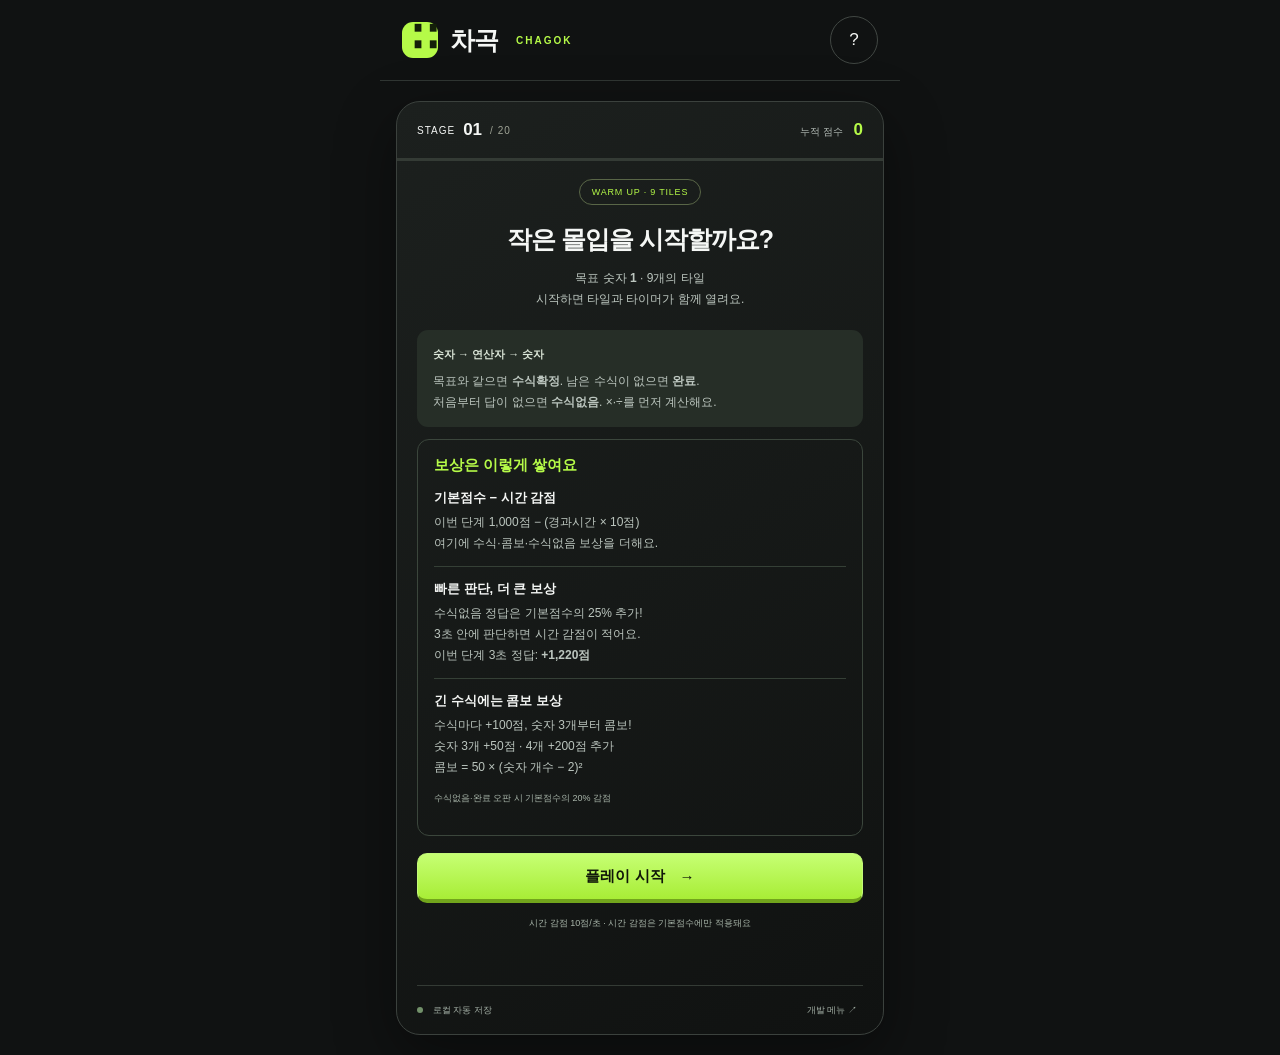
<file: index.html>
<!DOCTYPE html>
<html lang="ko">
<head>
  <meta charset="UTF-8">
  <title>Number Tiles 게임으로 이동 중...</title>
  <!-- 접속하자마자 number-tiles 폴더로 자동 이동 -->
  <meta http-equiv="refresh" content="0; url=./number-tiles/index.html">
</head>
<body>
  <p>게임을 불러오는 중입니다. 잠시만 기다려 주세요...</p>
  <script>
    // 페이지 자동 이동
    window.location.href = "./number-tiles/index.html";
  </script>
</body>
</html>
</file>
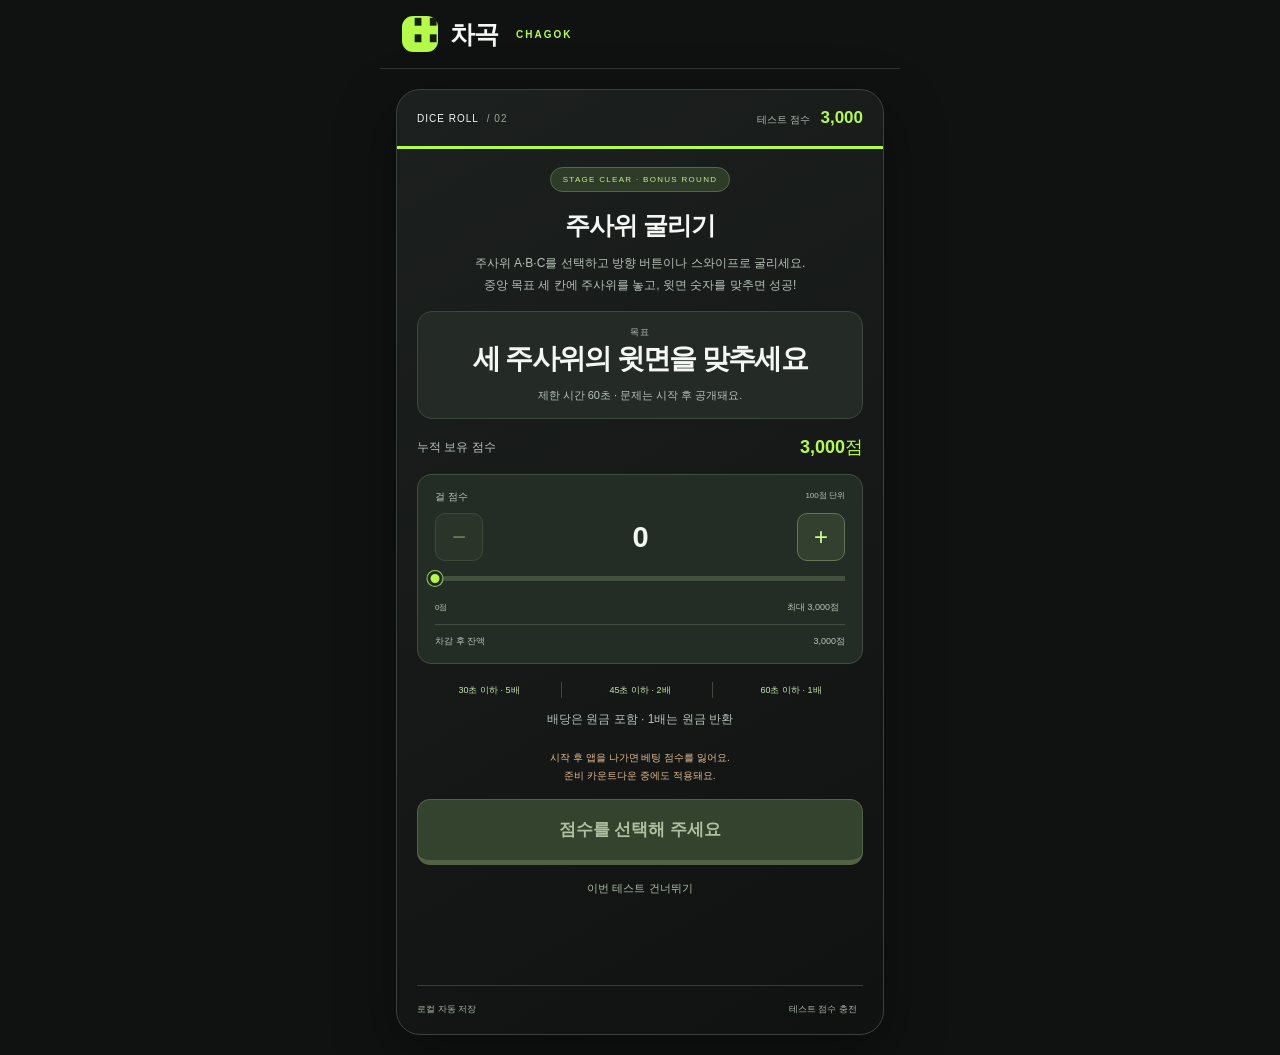
<file: dice-roll/index.html>
<!doctype html><html lang="ko"><head><meta charset="utf-8"><meta name="viewport" content="width=device-width,initial-scale=1"><meta name="theme-color" content="#101212"><title>차곡 · 주사위 굴리기</title><link rel="stylesheet" href="../number-tiles/style.css"><link rel="stylesheet" href="../number-tiles/minigames/style.css"><link rel="stylesheet" href="style.css"><link rel="stylesheet" href="../number-memory/style.css"><link rel="stylesheet" href="../reverse-tap/style.css"><link rel="stylesheet" href="../risky-vault/style.css"><link rel="stylesheet" href="../timer-stop/theme.css"><link rel="stylesheet" href="theme.css"><link rel="stylesheet" href="../number-tiles/minigames/theme.css"></head><body class="dice-lab timer-themed dice-themed">
<header class="site-header"><a class="brand" href="./"><span class="brand-icon">∷</span> 차곡 <span class="brand-sub">CHAGOK</span></a><span class="prototype">MINIGAME LAB · 02</span></header>
<main class="layout"><aside class="intro"><div class="eyebrow"><span class="green-dot"></span> A LITTLE SPACE, A LITTLE STRATEGY</div><h1>한 칸씩 굴려,<br><em>딱 맞는 자리로.</em></h1><p class="intro-copy">숫자는 운이 아니라, 방향으로 바뀌어요.<br>세 개의 주사위, 세 개의 목적지.<br>당신만의 짧은 길을 찾아보세요.</p><div class="lab-cube" aria-hidden="true">⚄</div><div class="local-note">02 · 두 번째 미니게임<br>본게임과 분리된 테스트 점수 3,000점으로 시작해요.</div></aside>
<section class="game-shell" aria-label="주사위 미니게임"><div class="game-top"><div class="stage-label">DICE ROLL <span> / 02</span></div><span class="score-label">테스트 점수 <strong id="lab-balance">3,000</strong></span></div><div class="progress-track"><i style="width:100%"></i></div><div id="screen"></div><p id="notice" role="status" aria-live="polite"></p><div class="game-foot"><span>로컬 자동 저장</span><button id="reset-lab">테스트 점수 충전</button></div></section>
<aside class="side-notes"><div class="note-card"><span class="eyebrow">THREE DICE. ONE MOMENT.</span><h2>빠르게 맞추면,<br>더 큰 보상.</h2><div class="combo-row"><span>30초 이하</span><b>×5</b></div><div class="combo-row"><span>45초 이하</span><b>×2</b></div><div class="combo-row"><span>60초 이하</span><b>×1</b></div><p>배당은 원금 포함이에요.<br>시간 초과 · 포기 · 중단은 0배.</p><small>제한 시간 60초 · 배당은 테스트 설정입니다.</small></div><div class="note-card" style="margin-top:24px"><span class="eyebrow">HOW TO ROLL</span><p>① A · B · C 중 하나를 선택<br>② 방향 버튼 또는 스와이프<br>③ 중앙 세 칸의 숫자와 윗면 일치</p><small>방향키로 이동 · 1 / 2 / 3으로 선택<br>선택한 주사위의 다섯 면을 보고 계획하세요.</small></div></aside></main><footer class="site-footer"><span>차곡 — 숫자 다음에 찾아오는 작은 긴장</span><a href="../number-tiles/">본게임 플레이 ↗</a></footer>
<script src="../number-tiles/engine.js"></script><script src="../number-tiles/cases.js"></script><script src="../timer-stop/engine.js"></script><script src="engine.js"></script><script src="../number-tiles/minigames/registry.js"></script><script src="../number-memory/engine.js"></script><script src="../reverse-tap/engine.js"></script><script src="../risky-vault/engine.js"></script><script src="../number-tiles/minigames/catalog.js"></script><script src="../number-tiles/state.js"></script><script src="../number-tiles/storage.js"></script><script src="view.js"></script><script src="../number-tiles/minigames/host.js"></script><script src="app.js"></script></body></html>
</file>
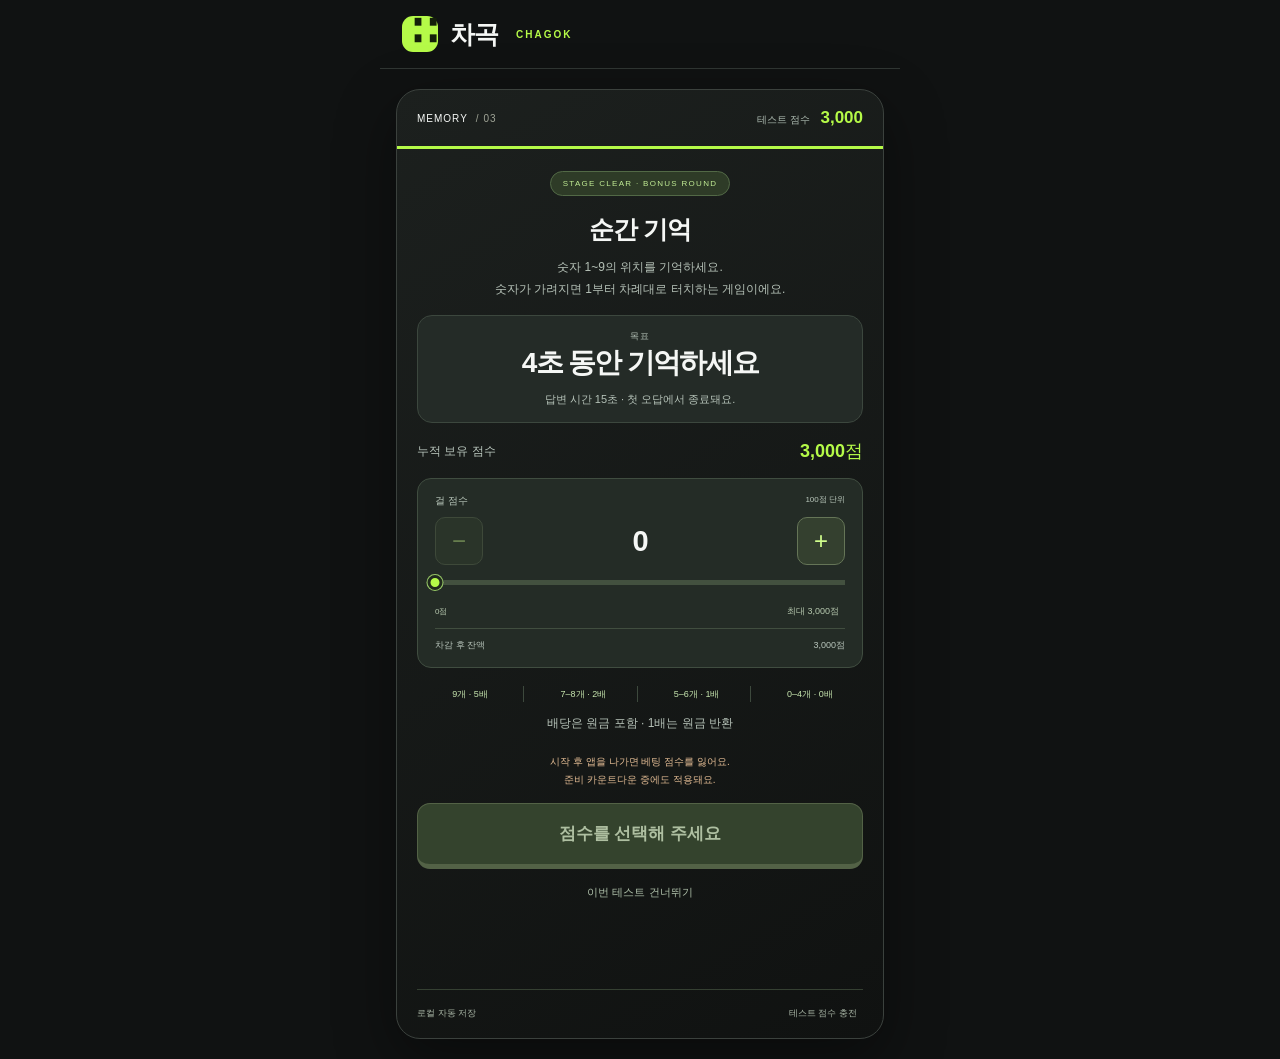
<file: number-memory/index.html>
<!doctype html><html lang="ko"><head><meta charset="utf-8"><meta name="viewport" content="width=device-width,initial-scale=1"><meta name="theme-color" content="#101212"><title>차곡 · 순간 기억</title><link rel="stylesheet" href="../number-tiles/style.css"><link rel="stylesheet" href="../number-tiles/minigames/style.css"><link rel="stylesheet" href="style.css"><link rel="icon" href="data:,"><link rel="stylesheet" href="../reverse-tap/style.css"><link rel="stylesheet" href="../risky-vault/style.css"><link rel="stylesheet" href="../timer-stop/theme.css"><link rel="stylesheet" href="../number-tiles/minigames/theme.css"></head><body class="memory-lab timer-themed">
<header class="site-header"><a class="brand" href="./"><span class="brand-icon">∷</span> 차곡 <span class="brand-sub">CHAGOK</span></a><span class="prototype">MINIGAME LAB · 03</span></header>
<main class="layout"><aside class="intro"><div class="eyebrow"><span class="green-dot"></span> A LITTLE FOCUS, A LITTLE MEMORY</div><h1>눈에 담은 순간,<br><em>기억을 잇다.</em></h1><p class="intro-copy">아홉 개의 숫자, 단 4초의 만남.<br>사라진 자리 위로 기억을 더듬어보세요.<br>하나부터 아홉까지, 차곡차곡.</p><div class="memory-art" aria-hidden="true"><span>·</span><span>2</span><span>·</span><span>·</span><span>1</span><span>·</span><span>3</span><span>·</span><span>·</span></div><div class="local-note">03 · 세 번째 미니게임<br>본게임과 분리된 테스트 점수 3,000점으로 시작해요.</div></aside>
<section class="game-shell" aria-label="순간 기억 미니게임"><div class="game-top"><div class="stage-label">MEMORY <span> / 03</span></div><span class="score-label">테스트 점수 <strong id="lab-balance">3,000</strong></span></div><div class="progress-track"><i style="width:100%"></i></div><div id="screen"></div><p id="notice" role="status" aria-live="polite"></p><div class="game-foot"><span>로컬 자동 저장</span><button id="reset-lab">테스트 점수 충전</button></div></section>
<aside class="side-notes"><div class="note-card"><span class="eyebrow">REMEMBER MORE. EARN MORE.</span><h2>더 많이 기억하면,<br>더 큰 보상.</h2><div class="combo-row"><span>9개 모두 정답</span><b>×5</b></div><div class="combo-row"><span>7–8개 정답</span><b>×2</b></div><div class="combo-row"><span>5–6개 정답</span><b>×1</b></div><div class="combo-row"><span>0–4개 정답</span><b>×0</b></div><small>배당은 원금 포함 · 1배는 원금 반환</small></div><div class="note-card"><span class="eyebrow">FOUR SECONDS. NINE PLACES.</span><p>① 4초 동안 숫자 위치 기억<br>② 가려지면 1부터 순서대로 터치<br>③ 첫 오답 또는 15초 후 정산</p><small>시간 초과는 정답 개수로 정산해요.<br>앱 이탈은 정답 개수와 무관하게 0배.<br>시간·배당은 초기 테스트 설정입니다.</small></div></aside></main><footer class="site-footer"><span>차곡 — 잠깐의 집중, 남아 있는 기억</span><a href="../number-tiles/">본게임 플레이 ↗</a></footer>
<script src="../number-tiles/engine.js"></script><script src="../number-tiles/cases.js"></script><script src="../timer-stop/engine.js"></script><script src="../dice-roll/engine.js"></script><script src="engine.js"></script><script src="../number-tiles/minigames/registry.js"></script><script src="../reverse-tap/engine.js"></script><script src="../risky-vault/engine.js"></script><script src="../number-tiles/minigames/catalog.js"></script><script src="../number-tiles/state.js"></script><script src="../number-tiles/storage.js"></script><script src="view.js"></script><script src="../number-tiles/minigames/host.js"></script><script src="app.js"></script></body></html>
</file>
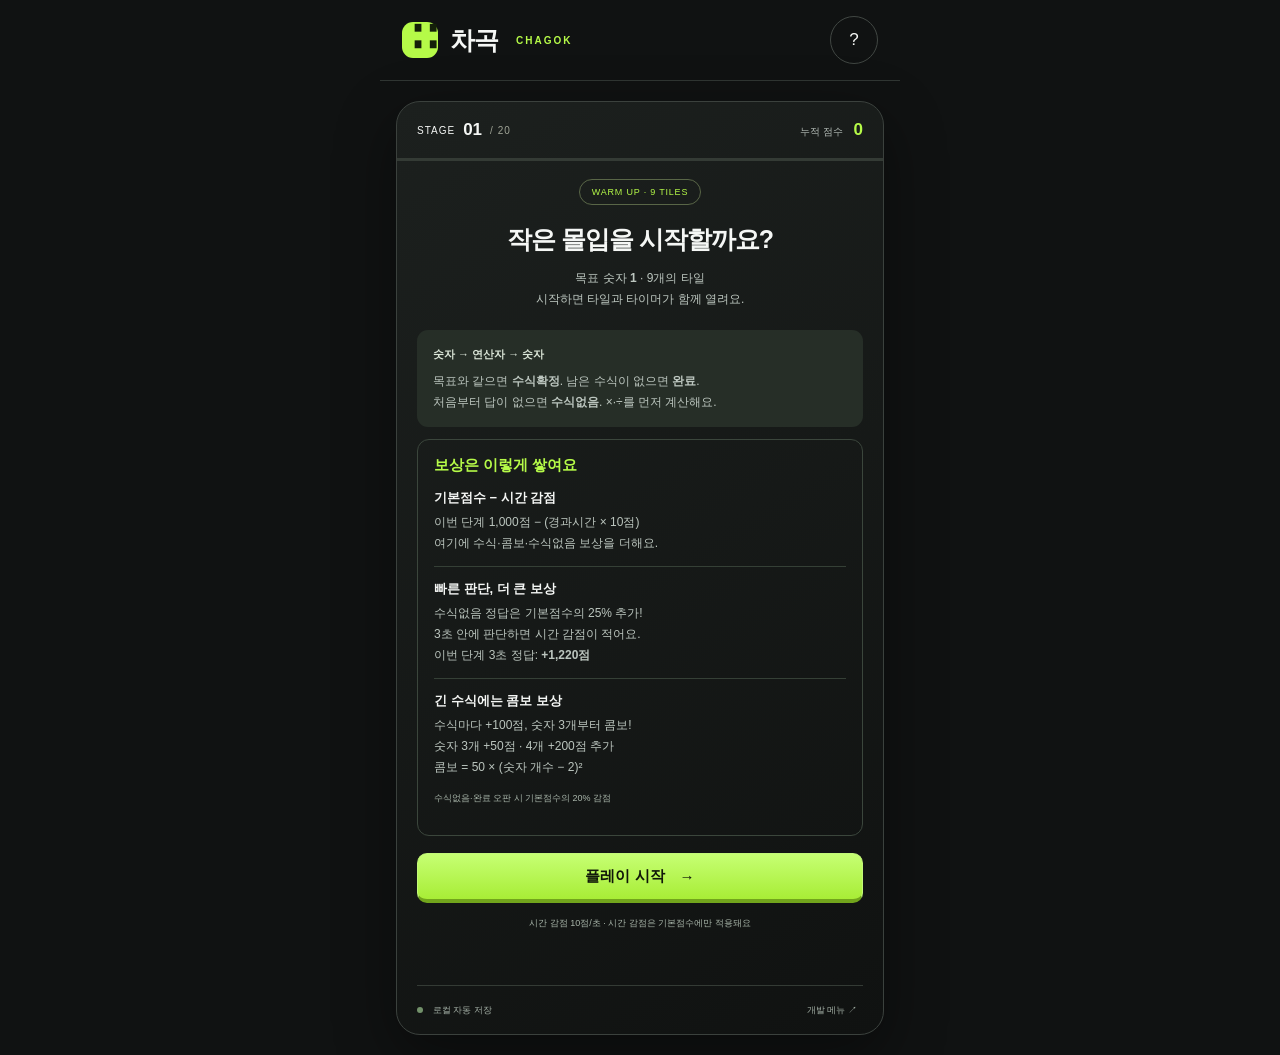
<file: number-tiles/index.html>
<!doctype html>
<html lang="ko">
<head><meta charset="utf-8"><meta name="viewport" content="width=device-width,initial-scale=1,viewport-fit=cover"><meta name="theme-color" content="#101212"><title>차곡 · 숫자를 맞추는 작은 몰입</title><link rel="stylesheet" href="style.css"><link rel="stylesheet" href="../number-memory/style.css"><link rel="stylesheet" href="../reverse-tap/style.css"><link rel="stylesheet" href="../risky-vault/style.css"><link rel="stylesheet" href="../timer-stop/theme.css"><link rel="stylesheet" href="../dice-roll/theme.css"><link rel="stylesheet" href="minigames/theme.css"></head>
<body class="number-game">
<header class="site-header"><a class="brand" href="./"><span class="brand-icon">∷</span> 차곡<span class="brand-sub">CHAGOK</span></a><div class="header-right"><span class="prototype">PLAYABLE PROTOTYPE · 01</span><button id="help" class="icon-button" aria-label="게임 방법">?</button></div></header>
<main class="layout">
<aside class="intro"><div class="eyebrow"><span class="green-dot"></span> A LITTLE MATH, A LITTLE FLOW</div><h1>생각을 잇고,<br>숫자를 <em>맞추다.</em></h1><p class="intro-copy">흩어진 숫자 사이에서 답을 찾아보세요.<br>당신만의 수식으로, 한 타일씩 차곡차곡.</p><div class="mini-art" aria-hidden="true"><span>3</span><span>−</span><span>2</span><i>=</i><b>1</b></div><div class="guide"><div class="eyebrow">HOW TO PLAY</div><div class="guide-row"><span>01</span><div><strong>순서대로 톡, 톡</strong><p>위치와 상관없이 숫자와 연산자를 선택해요.</p></div></div><div class="guide-row"><span>02</span><div><strong>목표와 같으면 수식 확정</strong><p>사용한 타일은 사라져요. 긴 수식은 보너스!</p></div></div><div class="guide-row"><span>03</span><div><strong>더 만들 수 없다면 완료</strong><p>처음부터 답이 없을 땐 ‘수식없음’을 눌러요.</p></div></div></div><div class="local-note"><span>↳</span> 내 브라우저에 진행 상황이 자동 저장돼요.</div></aside>
<section class="game-shell" aria-label="숫자 타일 게임"><div class="game-top"><div class="stage-label">STAGE <strong id="stage">01</strong><span>/ 20</span></div><div class="score-label">누적 점수 <strong id="score">0</strong></div></div><div class="progress-track"><i id="progress"></i></div><div id="screen"></div><div id="notice" role="status" aria-live="polite"></div><div class="game-foot"><span><i class="green-dot"></i> <span id="save-status">로컬 자동 저장</span></span><button id="settings">개발 메뉴 <span>↗</span></button></div></section>
<aside class="side-notes"><div class="note-card"><span class="eyebrow">A SMALL CHALLENGE</span><h2>서두를까,<br>더 길게 만들까?</h2><p>숫자를 더 많이 연결할수록<br>콤보 보상이 커져요.</p><div class="combo-row"><span>숫자 2개</span><b>+100</b></div><div class="combo-row"><span>숫자 3개</span><b>+150</b></div><div class="combo-row"><span>숫자 4개</span><b>+300</b></div><small>수식 기본 보상 + 콤보 보상</small></div><div class="quiet-note"><span>✳</span><p>정답은 하나가 아니에요.<br>나만의 길을 찾아보세요.</p></div><div class="stage-map"><span class="eyebrow">YOUR JOURNEY</span><div id="journey"></div><p>20개의 목표, 한 번의 작은 몰입.</p></div></aside>
</main><footer class="site-footer"><span>차곡 — 숫자를 맞추는 작은 몰입</span><span>숫자 타일 게임 · 실험 버전 v0.1</span></footer>
<dialog id="dialog"><button id="close-dialog" class="dialog-close" aria-label="닫기">×</button><div id="dialog-content"></div></dialog>
<link rel="stylesheet" href="minigames/style.css"><script src="engine.js"></script><script src="cases.js"></script><script src="../timer-stop/engine.js"></script><script src="minigames/registry.js"></script><script src="../dice-roll/engine.js"></script><script src="../number-memory/engine.js"></script><script src="../reverse-tap/engine.js"></script><script src="../risky-vault/engine.js"></script><script src="minigames/catalog.js"></script><script src="state.js"></script><script src="storage.js"></script><script src="minigames/timer-stop-view.js"></script><link rel="stylesheet" href="../dice-roll/style.css"><script src="../dice-roll/view.js"></script><script src="../number-memory/view.js"></script><script src="../reverse-tap/view.js"></script><script src="../risky-vault/view.js"></script><script src="minigames/host.js"></script><script src="app.js"></script>
</body></html>
</file>
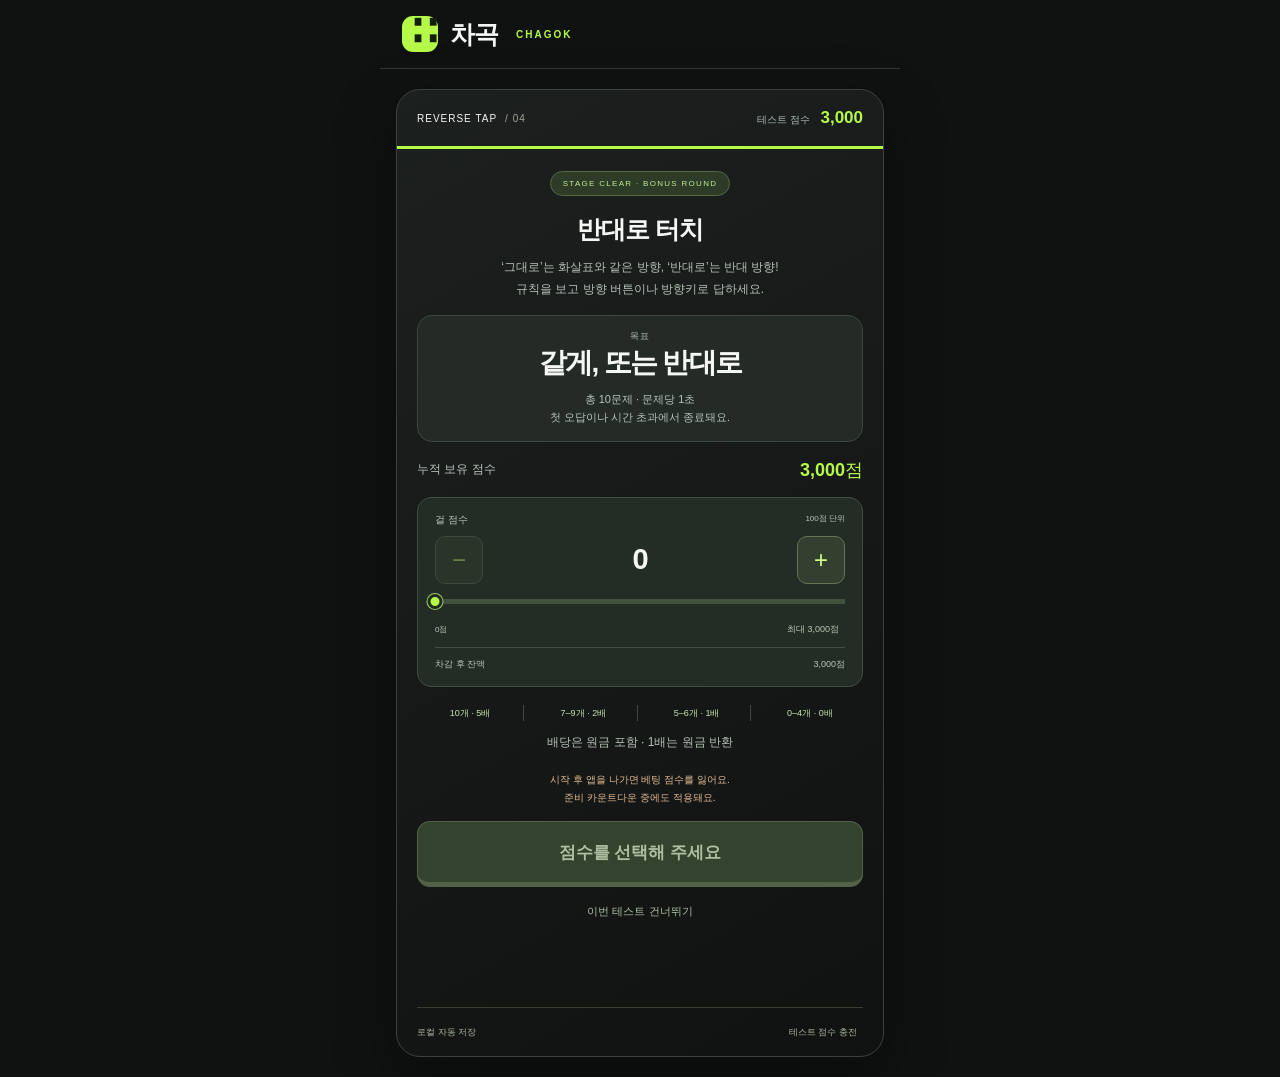
<file: reverse-tap/index.html>
<!doctype html><html lang="ko"><head><meta charset="utf-8"><meta name="viewport" content="width=device-width,initial-scale=1"><meta name="theme-color" content="#101212"><title>차곡 · 반대로 터치</title><link rel="stylesheet" href="../number-tiles/style.css"><link rel="stylesheet" href="../number-tiles/minigames/style.css"><link rel="stylesheet" href="style.css"><link rel="icon" href="data:,"><link rel="stylesheet" href="../risky-vault/style.css"><link rel="stylesheet" href="../timer-stop/theme.css"><link rel="stylesheet" href="../number-tiles/minigames/theme.css"></head><body class="reverse-lab timer-themed">
<header class="site-header"><a class="brand" href="./"><span class="brand-icon">∷</span> 차곡 <span class="brand-sub">CHAGOK</span></a><span class="prototype">MINIGAME LAB · 04</span></header>
<main class="layout"><aside class="intro"><div class="eyebrow"><span class="green-dot"></span> A LITTLE SWITCH, A QUICK DECISION</div><h1>방향을 보고,<br><em>생각을 뒤집다.</em></h1><p class="intro-copy">같은 화살표도, 다른 답이 될 수 있어요.<br>그대로 갈까요, 반대로 갈까요?<br>열 번의 짧은 판단에 도전하세요.</p><div class="reverse-art" aria-hidden="true"><span>↑</span><i>⇄</i><span>↓</span></div><div class="local-note">04 · 네 번째 미니게임<br>본게임과 분리된 테스트 점수 3,000점으로 시작해요.</div></aside>
<section class="game-shell" aria-label="반대로 터치 미니게임"><div class="game-top"><div class="stage-label">REVERSE TAP <span> / 04</span></div><span class="score-label">테스트 점수 <strong id="lab-balance">3,000</strong></span></div><div class="progress-track"><i style="width:100%"></i></div><div id="screen"></div><p id="notice" role="status" aria-live="polite"></p><div class="game-foot"><span>로컬 자동 저장</span><button id="reset-lab">테스트 점수 충전</button></div></section>
<aside class="side-notes"><div class="note-card"><span class="eyebrow">TEN QUICK DECISIONS</span><h2>생각은 빠르게,<br>방향은 정확하게.</h2><div class="combo-row"><span>10개 모두 성공</span><b>×5</b></div><div class="combo-row"><span>7–9개 성공</span><b>×2</b></div><div class="combo-row"><span>5–6개 성공</span><b>×1</b></div><div class="combo-row"><span>0–4개 성공</span><b>×0</b></div><small>배당은 원금 포함 · 1배는 원금 반환</small></div><div class="note-card"><span class="eyebrow">SAME OR OPPOSITE?</span><p><b>그대로 ↑</b> → 위 버튼<br><b>반대로 ↑</b> → 아래 버튼<br><b>반대로 ←</b> → 오른쪽 버튼</p><small>문제당 1초 · 정답 후 0.25초 쉬어가요.<br>첫 오답·시간 초과는 성공 개수로 정산.<br>앱 이탈은 성공 개수와 무관하게 0배.<br>시간과 배당은 초기 테스트 설정입니다.</small></div></aside></main><footer class="site-footer"><span>차곡 — 익숙한 방향에 작은 반전</span><a href="../number-tiles/">본게임 플레이 ↗</a></footer>
<script src="../number-tiles/engine.js"></script><script src="../number-tiles/cases.js"></script><script src="../timer-stop/engine.js"></script><script src="../dice-roll/engine.js"></script><script src="../number-memory/engine.js"></script><script src="engine.js"></script><script src="../number-tiles/minigames/registry.js"></script><script src="../risky-vault/engine.js"></script><script src="../number-tiles/minigames/catalog.js"></script><script src="../number-tiles/state.js"></script><script src="../number-tiles/storage.js"></script><script src="view.js"></script><script src="../number-tiles/minigames/host.js"></script><script src="app.js"></script></body></html>
</file>
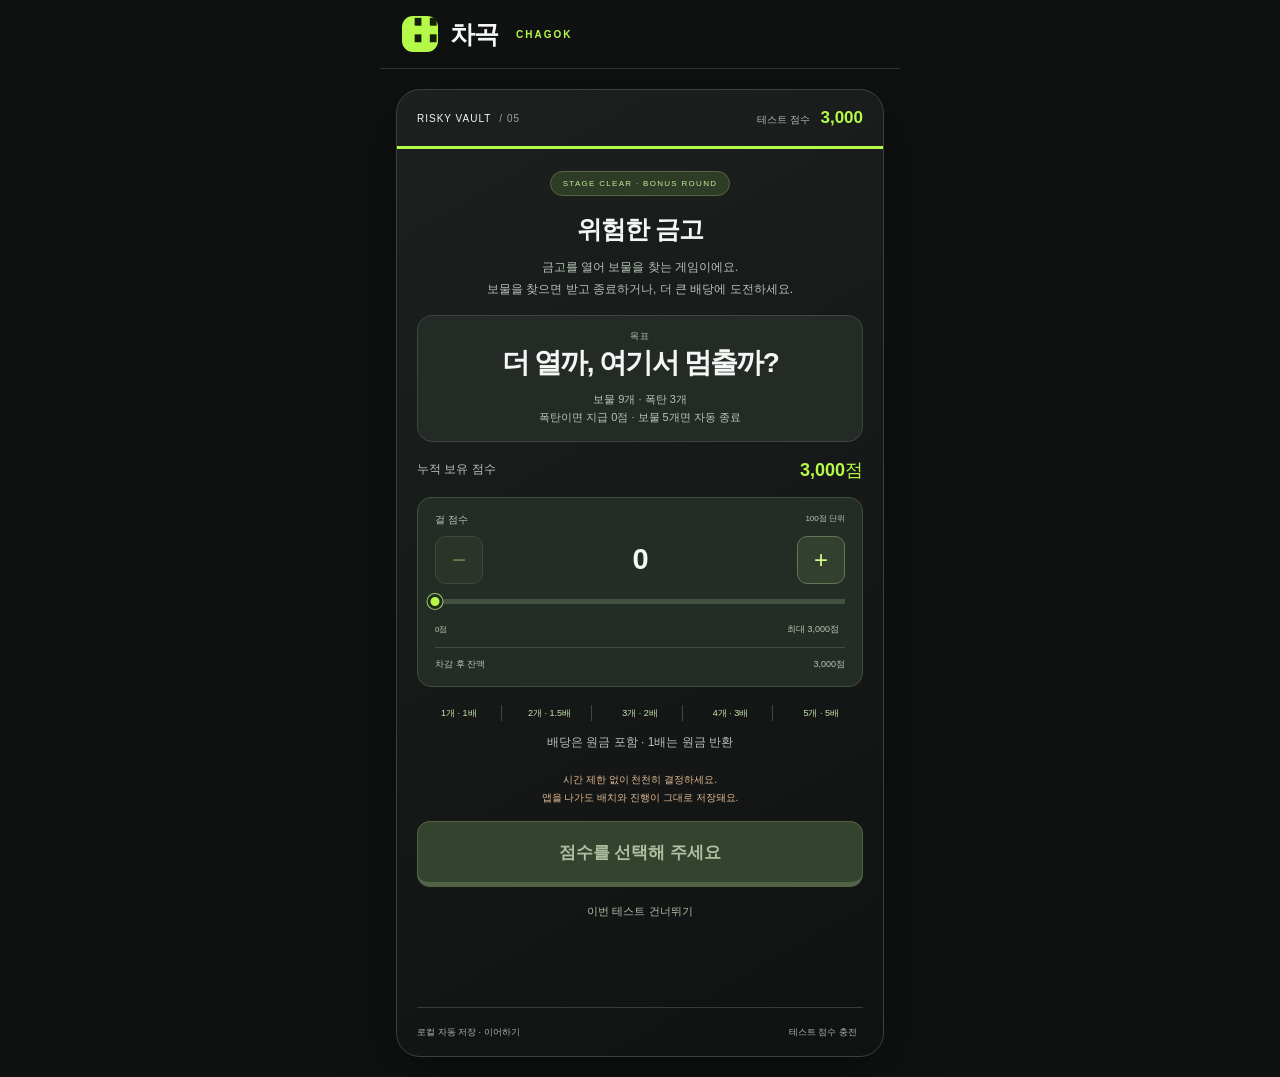
<file: risky-vault/index.html>
<!doctype html><html lang="ko"><head><meta charset="utf-8"><meta name="viewport" content="width=device-width,initial-scale=1"><meta name="theme-color" content="#101212"><title>차곡 · 위험한 금고</title><link rel="stylesheet" href="../number-tiles/style.css"><link rel="stylesheet" href="../number-tiles/minigames/style.css"><link rel="stylesheet" href="style.css"><link rel="icon" href="data:,"><link rel="stylesheet" href="../timer-stop/theme.css"><link rel="stylesheet" href="../number-tiles/minigames/theme.css"></head><body class="vault-lab timer-themed">
<header class="site-header"><a class="brand" href="./"><span class="brand-icon">∷</span> 차곡 <span class="brand-sub">CHAGOK</span></a><span class="prototype">MINIGAME LAB · 05</span></header>
<main class="layout"><aside class="intro"><div class="eyebrow"><span class="green-dot"></span> A LITTLE LUCK, A LITTLE COURAGE</div><h1>하나 더 열까,<br><em>여기서 멈출까.</em></h1><p class="intro-copy">열두 개의 금고, 아홉 개의 보물.<br>행운이 쌓일수록, 선택은 신중하게.<br>멈추는 순간도 당신이 정해요.</p><div class="vault-art" aria-hidden="true">✣</div><div class="local-note">05 · 다섯 번째 미니게임<br>본게임과 분리된 테스트 점수 3,000점으로 시작해요.</div></aside>
<section class="game-shell" aria-label="위험한 금고 미니게임"><div class="game-top"><div class="stage-label">RISKY VAULT <span> / 05</span></div><span class="score-label">테스트 점수 <strong id="lab-balance">3,000</strong></span></div><div class="progress-track"><i style="width:100%"></i></div><div id="screen"></div><p id="notice" role="status" aria-live="polite"></p><div class="game-foot"><span>로컬 자동 저장 · 이어하기</span><button id="reset-lab">테스트 점수 충전</button></div></section>
<aside class="side-notes"><div class="note-card"><span class="eyebrow">KEEP IT, OR RISK IT?</span><h2>보물이 쌓일수록,<br>배당도 차곡차곡.</h2><div class="combo-row"><span>보물 1개</span><b>×1</b></div><div class="combo-row"><span>보물 2개</span><b>×1.5</b></div><div class="combo-row"><span>보물 3개</span><b>×2</b></div><div class="combo-row"><span>보물 4개</span><b>×3</b></div><div class="combo-row"><span>보물 5개 · 자동 종료</span><b>×5</b></div><small>원금 포함 · 마지막 배당 하나만 지급<br>폭탄을 열면 이번 지급액은 0점</small></div><div class="note-card"><span class="eyebrow">NO RUSH. YOUR CHOICE.</span><p>① 금고 하나를 열어보세요<br>② 보물이면 종료 또는 계속 선택<br>③ 계속하려면 다음 금고를 직접 선택</p><small>보물 9개 · 폭탄 3개<br>금고 위치에 따른 유리함은 없어요.<br>시간 제한 없이 생각하세요.<br>앱을 나가도 같은 배치로 이어갑니다.</small></div></aside></main><footer class="site-footer"><span>차곡 — 행운 다음의 선택</span><a href="../number-tiles/">본게임 플레이 ↗</a></footer>
<script src="../number-tiles/engine.js"></script><script src="../number-tiles/cases.js"></script><script src="../timer-stop/engine.js"></script><script src="../dice-roll/engine.js"></script><script src="../number-memory/engine.js"></script><script src="../reverse-tap/engine.js"></script><script src="engine.js"></script><script src="../number-tiles/minigames/registry.js"></script><script src="../number-tiles/minigames/catalog.js"></script><script src="../number-tiles/state.js"></script><script src="../number-tiles/storage.js"></script><script src="view.js"></script><script src="../number-tiles/minigames/host.js"></script><script src="app.js"></script></body></html>
</file>
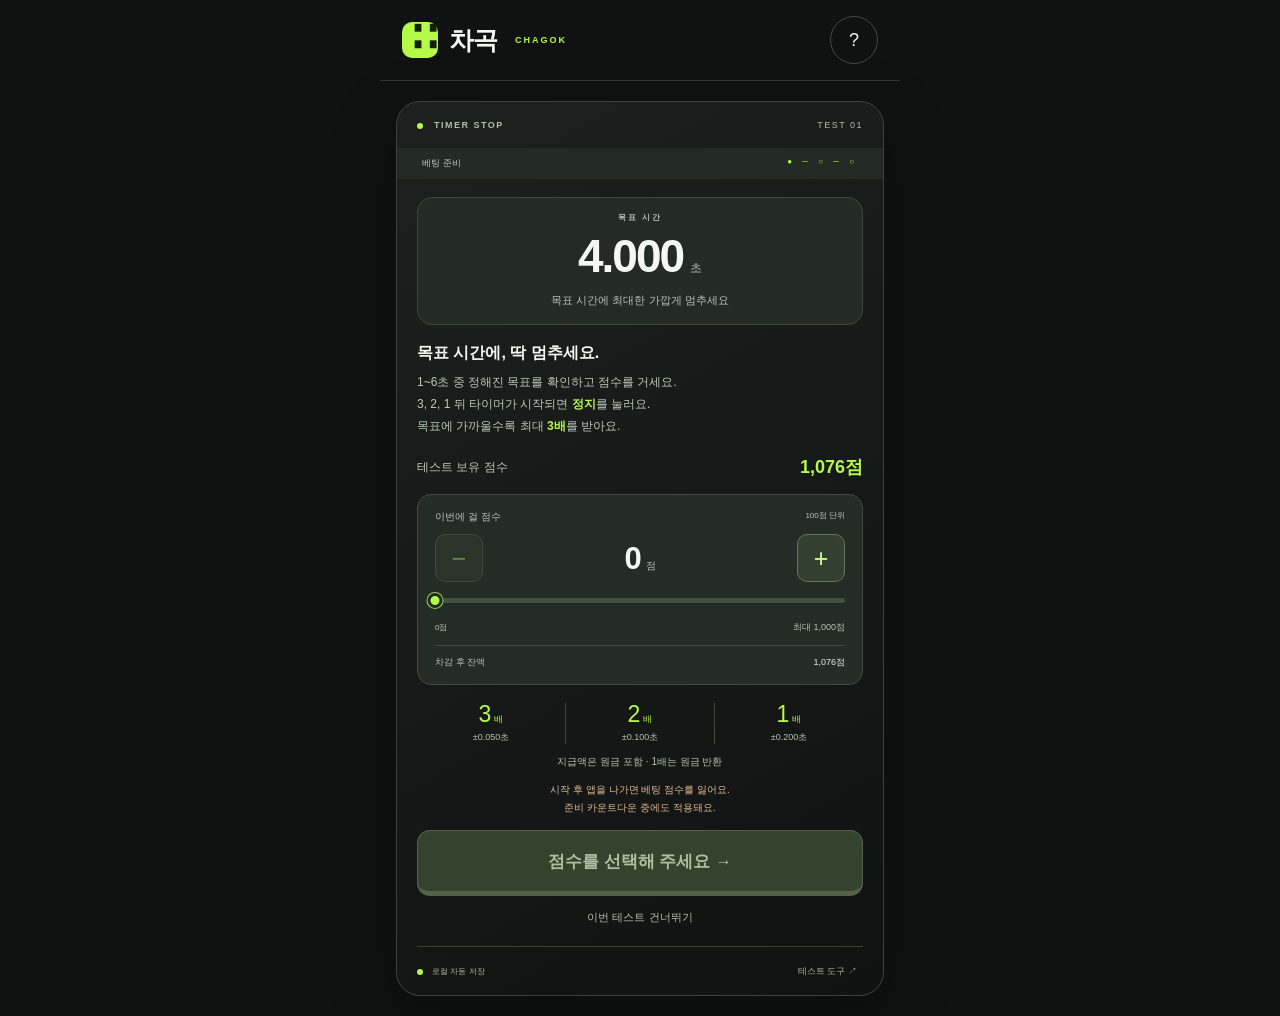
<file: timer-stop/index.html>
<!doctype html>
<html lang="ko">
<head><meta charset="UTF-8"><meta name="viewport" content="width=device-width,initial-scale=1,viewport-fit=cover"><meta name="theme-color" content="#101212"><title>차곡 · 타이머 정지</title><link rel="icon" href="data:image/svg+xml,%3Csvg xmlns='http://www.w3.org/2000/svg' viewBox='0 0 40 40'%3E%3Crect width='40' height='40' rx='10' fill='%23315d48'/%3E%3Ccircle cx='20' cy='21' r='11' fill='none' stroke='%23e3ecb5' stroke-width='3'/%3E%3Cpath d='M20 13v9h6M16 4h8' fill='none' stroke='%23e3ecb5' stroke-width='3'/%3E%3C/svg%3E"><link rel="stylesheet" href="style.css"><link rel="stylesheet" href="theme.css"></head>
<body class="timer-themed timer-lab">
<header class="site-header"><a href="./" class="brand"><span class="brand-icon">∷</span>차곡<span>CHAGOK</span></a><div class="header-right"><span class="lab-tag">MINIGAME LAB / 01</span><button id="help" class="icon-button" aria-label="게임 방법">?</button></div></header>
<main class="layout">
<aside class="intro"><div class="eyebrow"><i class="dot"></i> A LITTLE TIMING, A LITTLE COURAGE</div><h1>딱, 그 순간에.<br><em>시간을 멈추다.</em></h1><p class="intro-copy">이번엔 계산 대신 감각을 믿어보세요.<br>얼마나 걸지, 언제 멈출지.<br>두 번의 선택이 만드는 짧은 긴장.</p><div class="watch-art" aria-hidden="true"><div class="watch-crown"></div><div class="watch-face"><span class="watch-marker top"></span><span class="watch-marker right"></span><span class="watch-marker bottom"></span><span class="watch-marker left"></span><span class="hand"></span><i></i><b>JUST<br>IN TIME.</b></div><span class="art-star">✳</span></div><div class="lab-note"><span>01</span><div><strong>첫 번째 미니게임 · 독립 테스트</strong><p>본게임과 분리된 테스트 점수로 플레이해요.<br>테스트가 끝난 뒤 스테이지 사이에 연결할 예정이에요.</p></div></div></aside>
<section class="game-card" aria-label="타이머 정지 미니게임">
<div class="card-top"><span class="game-label"><i class="dot"></i> TIMER STOP</span><span id="round-label">TEST 01</span></div>
<div class="phase-track"><span id="phase-label">베팅 준비</span><span id="phase-dots" aria-hidden="true">● ─ ○ ─ ○</span></div>
<div class="play-area">
<div class="target-block"><div class="eyebrow" id="target-label">STOP AT</div><h2><span id="target">—.———</span><small>초</small></h2><p id="target-copy">목표 시간에 최대한 가깝게 멈추세요</p></div>
<div id="offer-panel" class="panel"><div class="timer-intro"><h3>목표 시간에, 딱 멈추세요.</h3><p>1~6초 중 정해진 목표를 확인하고 점수를 거세요.<br>3, 2, 1 뒤 타이머가 시작되면 <b>정지</b>를 눌러요.<br>목표에 가까울수록 최대 <b>3배</b>를 받아요.</p></div>
<div class="balance-row"><span>테스트 보유 점수</span><strong id="balance">—</strong></div>
<div class="stake-card"><div class="stake-label"><label id="stake-label">이번에 걸 점수</label><span>100점 단위</span></div><div class="stake-counter"><button id="minus" aria-label="100점 줄이기">−</button><div><strong id="stake">0</strong><span>점</span></div><button id="plus" aria-label="100점 늘리기">+</button></div><div id="stake-slider" role="slider" tabindex="0" aria-labelledby="stake-label" aria-valuemin="0" aria-valuemax="1000" aria-valuenow="0"><div class="slider-track"><i id="slider-fill"></i><b id="slider-thumb"></b></div></div><div class="slider-labels"><span>0점</span><button id="max">최대 <span id="max-value">—</span>점</button></div><div class="after-row"><span>차감 후 잔액</span><b id="after-balance">—</b></div></div>
<div class="payout-strip"><div><b>3<span>배</span></b><small>±0.050초</small></div><div><b>2<span>배</span></b><small>±0.100초</small></div><div><b>1<span>배</span></b><small>±0.200초</small></div></div><p class="payout-note">지급액은 원금 포함 · 1배는 원금 반환</p>
</div>
<div id="running-panel" class="panel" hidden><div class="running-meta"><span>베팅 <b id="running-stake">0점</b></span><span>남은 점수 <b id="running-balance">0점</b></span></div><div class="clock-stage"><div class="clock-ring" id="clock-ring"><div class="clock-inner"><span class="eyebrow" id="clock-caption">GET READY</span><div id="clock" class="clock-value">3</div><span id="clock-unit">잠시 후 시작해요</span></div></div></div><p class="running-hint" id="running-hint">3, 2, 1이 끝나면 정지 버튼이 열려요.</p></div>
<div id="result-panel" class="panel" hidden><div class="result-head"><span id="result-symbol">✓</span><h3 id="result-title">정확!</h3><p id="result-description"></p></div><div class="measurement"><div><span>정지 기록</span><b id="result-time"></b></div><div><span>목표와의 오차</span><b id="result-error"></b></div></div><div class="settlement"><div><span>베팅 점수</span><b id="result-stake"></b></div><div><span>지급액 <small id="result-multiplier"></small></span><b id="result-payout"></b></div><div class="net"><span>이번 테스트 순증감</span><strong id="result-net"></strong></div><div class="final-balance"><span>최종 보유 점수</span><b id="result-balance"></b></div></div></div>
<div id="blocked-panel" class="panel" hidden><div class="blocked-icon">Ⅱ</div><h3>다른 탭에서 열려 있어요</h3><p>같은 점수가 두 번 사용되지 않도록<br>한 탭에서만 테스트할 수 있어요.<br>다른 탭을 닫은 뒤 다시 연결해 주세요.</p></div>
<div class="action-area"><p id="warning" class="warning">시작 후 앱을 나가면 베팅 점수를 잃어요.<br><span>준비 카운트다운 중에도 적용돼요.</span></p><button id="main-action" class="main-action" disabled>점수를 선택해 주세요 <span>→</span></button><button id="secondary-action" class="secondary-action">이번 테스트 건너뛰기</button></div>
</div><div class="card-foot"><span id="save-label"><i class="dot"></i> 로컬 자동 저장</span><button id="lab">테스트 도구 ↗</button></div>
</section>
<aside class="right-rail"><section class="reward-card"><div class="eyebrow">THE CLOSER, THE BETTER</div><h2>가까울수록,<br>더 큰 보상.</h2><p>목표보다 빠르거나 늦어도<br>오차가 같으면 보상도 같아요.</p><div class="reward-row"><span><i class="swatch exact"></i>±0.050초 이내</span><b>×3</b></div><div class="reward-row"><span><i class="swatch double"></i>±0.100초 이내</span><b>×2</b></div><div class="reward-row"><span><i class="swatch refund"></i>±0.200초 이내</span><b>×1</b></div><div class="reward-row"><span><i class="swatch miss"></i>그보다 멀다면</span><b>×0</b></div><small>해당하는 가장 높은 배율 하나만 적용해요.</small></section><div class="tip"><span>↳</span><p>500점을 걸고 3배에 성공하면<br><b>1,500점 지급, 순증감 +1,000점.</b></p></div><section class="history-card"><div class="history-heading"><span class="eyebrow">RECENT MOMENTS</span><span id="history-count">0회</span></div><div id="history"><div class="empty-history">아직 기록이 없어요.<br>첫 번째 순간을 남겨보세요.</div></div></section></aside>
</main><footer class="site-footer"><span>차곡 — 숫자 다음에 찾아오는 작은 긴장</span><span>독립 프로토타입 · TIMER STOP v0.1</span></footer>
<div id="notice" class="toast" role="status" aria-live="polite" hidden></div><dialog id="dialog"><button id="close-dialog" class="dialog-close" aria-label="닫기">×</button><div id="dialog-content"></div></dialog>
<script src="engine.js"></script><script src="storage.js"></script><script src="app.js"></script>
</body></html>
</file>
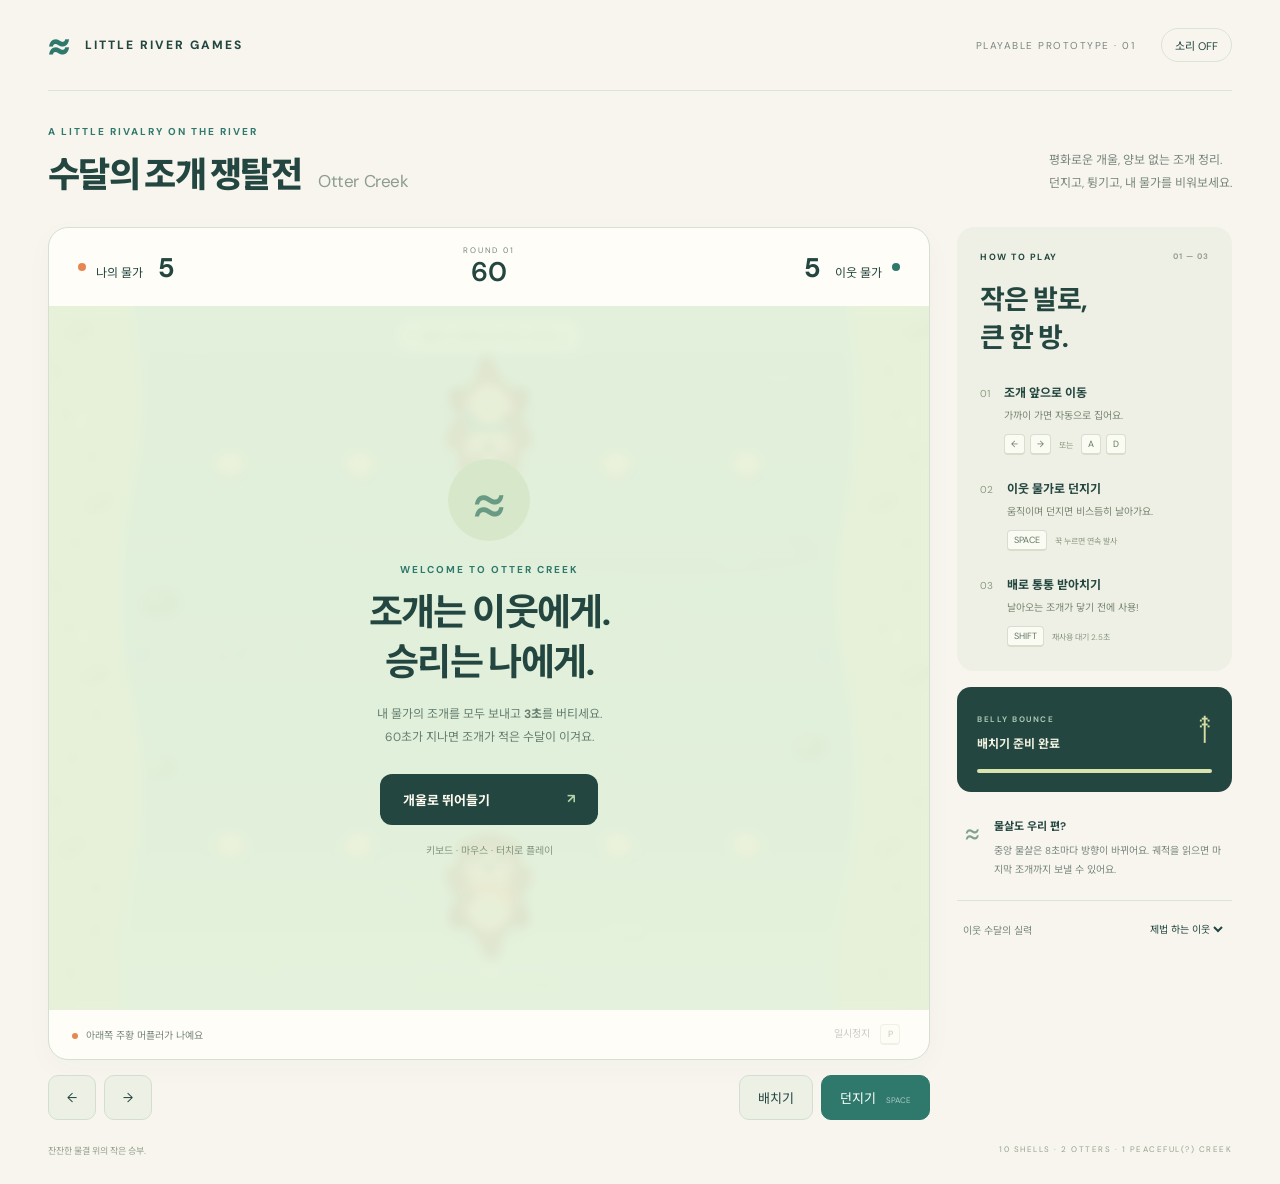
<file: archive/otter-v1/index.html>
<!doctype html>
<html lang="ko">
<head>
  <meta charset="UTF-8">
  <meta name="viewport" content="width=device-width,initial-scale=1,viewport-fit=cover">
  <title>수달의 조개 쟁탈전 · Otter Creek</title>
  <link rel="stylesheet" href="style.css">
</head>
<body>
  <main class="app">
    <header class="masthead">
      <a class="brand" href="./index.html" aria-label="수달의 조개 쟁탈전 홈"><span class="brand-mark">≈</span> LITTLE RIVER GAMES</a>
      <div class="header-right"><span class="prototype">PLAYABLE PROTOTYPE · 01</span><button id="sound" class="icon-button" aria-label="소리 켜기" aria-pressed="false">소리 OFF</button></div>
    </header>
    <section class="title-row"><div><div class="eyebrow">A LITTLE RIVALRY ON THE RIVER</div><h1>수달의 조개 쟁탈전<span>Otter Creek</span></h1></div><p>평화로운 개울, 양보 없는 조개 정리.<br>던지고, 튕기고, 내 물가를 비워보세요.</p></section>
    <div class="game-layout">
      <section class="arena-card" aria-label="게임 경기장">
        <div class="scoreboard"><div class="team"><i class="dot player-dot"></i><span>나의 물가 <strong id="player-count">5</strong></span></div><div class="clock"><span id="phase">ROUND 01</span><strong id="timer">60</strong></div><div class="team opponent"><span><strong id="ai-count">5</strong> 이웃 물가</span><i class="dot ai-dot"></i></div></div>
        <div class="canvas-wrap">
          <canvas id="game" width="900" height="720" aria-label="위쪽은 AI, 아래쪽은 내 물가입니다. 방향키 또는 A D로 이동하고 스페이스로 조개를 던지며 Shift로 받아칩니다."></canvas>
          <div class="river-label"><span class="live-dot"></span><span id="current-label">물살을 살피는 중</span></div>
          <div id="overlay" class="overlay"><div class="intro-art" aria-hidden="true">≈</div><div class="eyebrow" id="overlay-kicker">WELCOME TO OTTER CREEK</div><h2 id="overlay-title">조개는 이웃에게.<br>승리는 나에게.</h2><p id="overlay-copy">내 물가의 조개를 모두 보내고 <b>3초</b>를 버티세요.<br>60초가 지나면 조개가 적은 수달이 이겨요.</p><button id="start" class="primary-button">개울로 뛰어들기 <span>↗</span></button><small id="overlay-hint">키보드 · 마우스 · 터치로 플레이</small></div>
          <div id="announcement" class="announcement" aria-live="polite"></div>
        </div>
        <div class="arena-footer"><span><i class="dot player-dot"></i> 아래쪽 주황 머플러가 나예요</span><button id="pause" class="text-button" disabled>일시정지 <kbd>P</kbd></button></div>
      </section>
      <aside class="sidebar">
        <section class="guide-card"><div class="section-label">HOW TO PLAY <span>01 — 03</span></div><h2>작은 발로,<br>큰 한 방.</h2><div class="guide-step"><span class="step-number">01</span><div><h3>조개 앞으로 이동</h3><p>가까이 가면 자동으로 집어요.</p><div class="key-row"><kbd>←</kbd><kbd>→</kbd><span>또는</span><kbd>A</kbd><kbd>D</kbd></div></div></div><div class="guide-step"><span class="step-number">02</span><div><h3>이웃 물가로 던지기</h3><p>움직이며 던지면 비스듬히 날아가요.</p><div class="key-row"><kbd>SPACE</kbd><span>꾹 누르면 연속 발사</span></div></div></div><div class="guide-step"><span class="step-number">03</span><div><h3>배로 통통 받아치기</h3><p>날아오는 조개가 닿기 전에 사용!</p><div class="key-row"><kbd>SHIFT</kbd><span>재사용 대기 2.5초</span></div></div></div></section>
        <section class="ability-card"><div><span class="section-label">BELLY BOUNCE</span><strong id="ability-text">배치기 준비 완료</strong></div><span class="ability-icon">↟</span><div class="ability-track"><div id="ability-fill"></div></div></section>
        <section class="tip-card"><span class="tip-icon">≈</span><div><h3>물살도 우리 편?</h3><p>중앙 물살은 8초마다 방향이 바뀌어요. 궤적을 읽으면 마지막 조개까지 보낼 수 있어요.</p></div></section>
        <div class="difficulty"><label for="difficulty">이웃 수달의 실력</label><select id="difficulty"><option value="easy">느긋한 이웃</option><option value="normal" selected>제법 하는 이웃</option><option value="hard">개울의 고수</option></select></div>
      </aside>
    </div>
    <div class="touch-controls"><button id="left" aria-label="왼쪽 이동">←</button><button id="right" aria-label="오른쪽 이동">→</button><button id="bounce">배치기 <span>SHIFT</span></button><button id="throw">던지기 <span>SPACE</span></button></div>
    <footer class="page-footer"><span>잔잔한 물결 위의 작은 승부.</span><span>10 SHELLS · 2 OTTERS · 1 PEACEFUL(?) CREEK</span></footer>
  </main>
  <script src="game.js"></script>
</body>
</html>
</file>
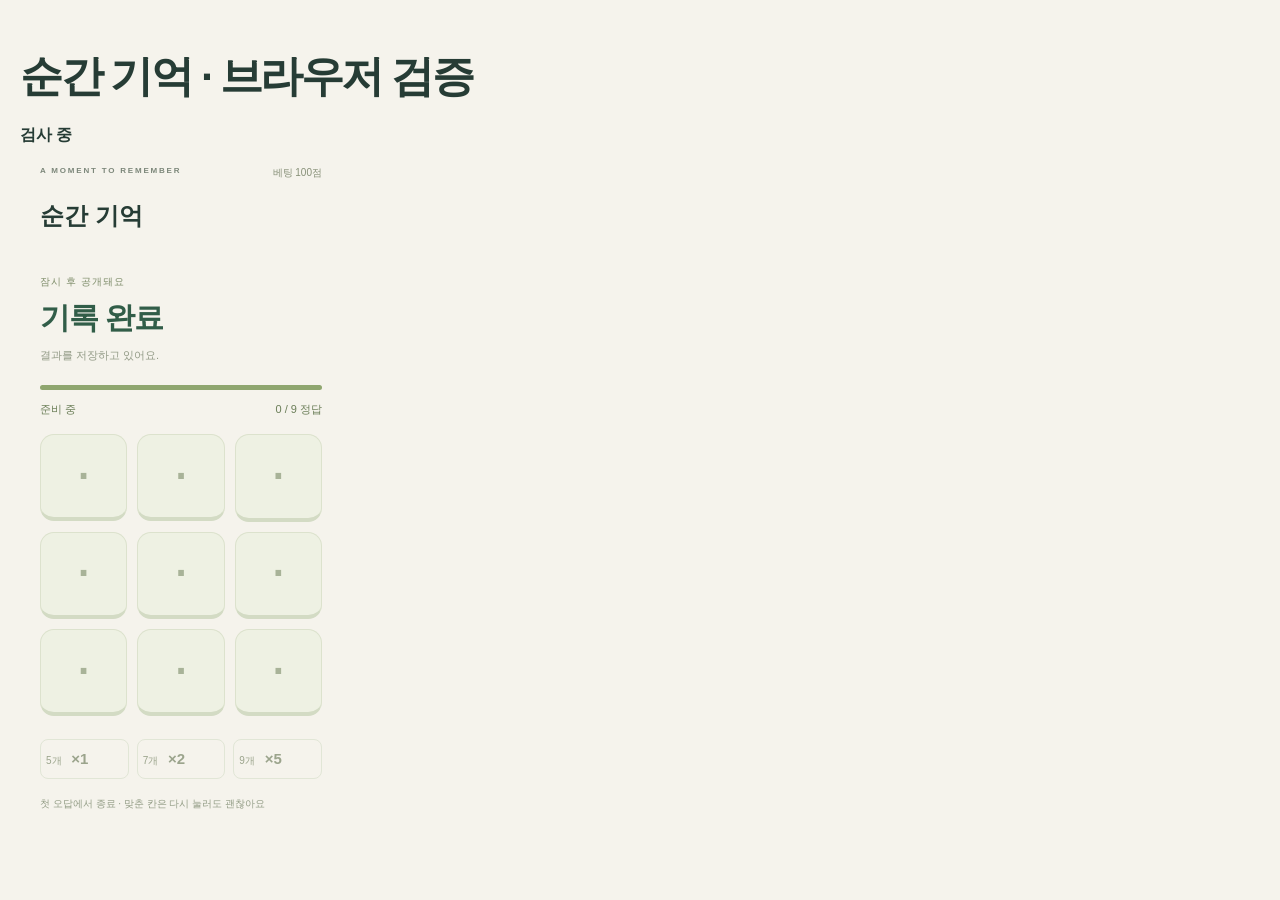
<file: number-memory/tests.html>
<!doctype html><html lang="ko"><head><meta charset="utf-8"><title>순간 기억 브라우저 검증</title><link rel="stylesheet" href="../number-tiles/style.css"><link rel="stylesheet" href="../number-tiles/minigames/style.css"><link rel="stylesheet" href="style.css"><link rel="stylesheet" href="../reverse-tap/style.css"><link rel="stylesheet" href="../risky-vault/style.css"></head><body style="padding:20px"><h1>순간 기억 · 브라우저 검증</h1><ol id="results"></ol><b id="summary">검사 중</b><div id="fixture" style="width:282px;margin:20px"></div><script src="../number-tiles/engine.js"></script><script src="../number-tiles/cases.js"></script><script src="../timer-stop/engine.js"></script><script src="../dice-roll/engine.js"></script><script src="engine.js"></script><script src="../number-tiles/minigames/registry.js"></script><script src="../reverse-tap/engine.js"></script><script src="../risky-vault/engine.js"></script><script src="../number-tiles/minigames/catalog.js"></script><script src="../number-tiles/state.js"></script><script src="../number-tiles/storage.js"></script><script src="view.js"></script><script src="browser-tests.js"></script></body></html>
</file>
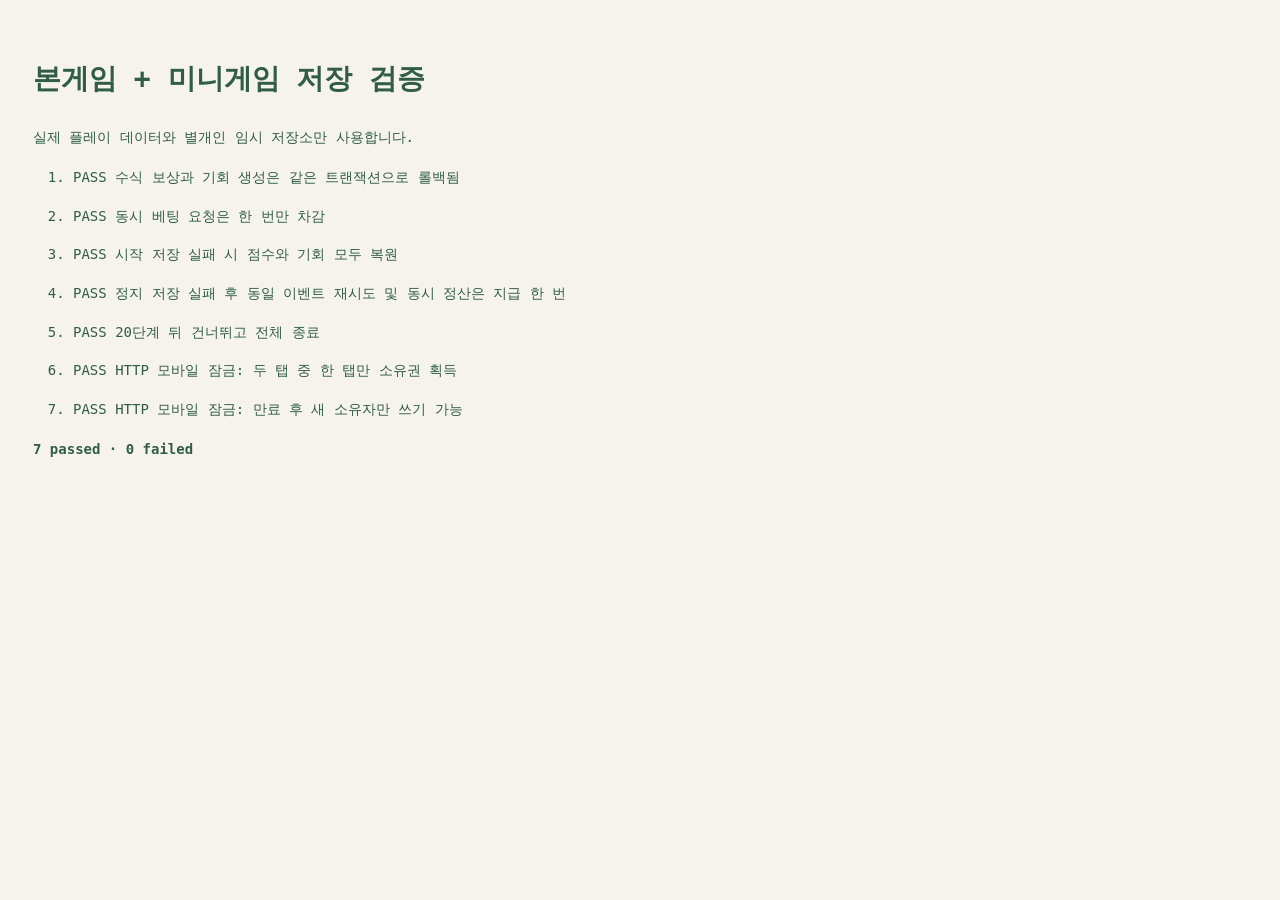
<file: number-tiles/integration-tests.html>
<!doctype html><html lang="ko"><meta charset="utf-8"><meta name="viewport" content="width=device-width,initial-scale=1"><title>차곡 · 통합 저장 테스트</title><style>body{font:14px/1.9 monospace;background:#f5f3ec;color:#315d48;padding:25px}li{margin:12px 0}.fail{color:#a44}</style><h1>본게임 + 미니게임 저장 검증</h1><p>실제 플레이 데이터와 별개인 임시 저장소만 사용합니다.</p><ol id="results"></ol><b id="summary">검사 중</b><script src="engine.js"></script><script src="cases.js"></script><script src="../timer-stop/engine.js"></script><script src="minigames/registry.js"></script><script src="../dice-roll/engine.js"></script><script src="../number-memory/engine.js"></script><script src="../reverse-tap/engine.js"></script><script src="../risky-vault/engine.js"></script><script src="minigames/catalog.js"></script><script src="state.js"></script><script src="storage.js"></script><script src="browser-tests.js"></script></html>
</file>
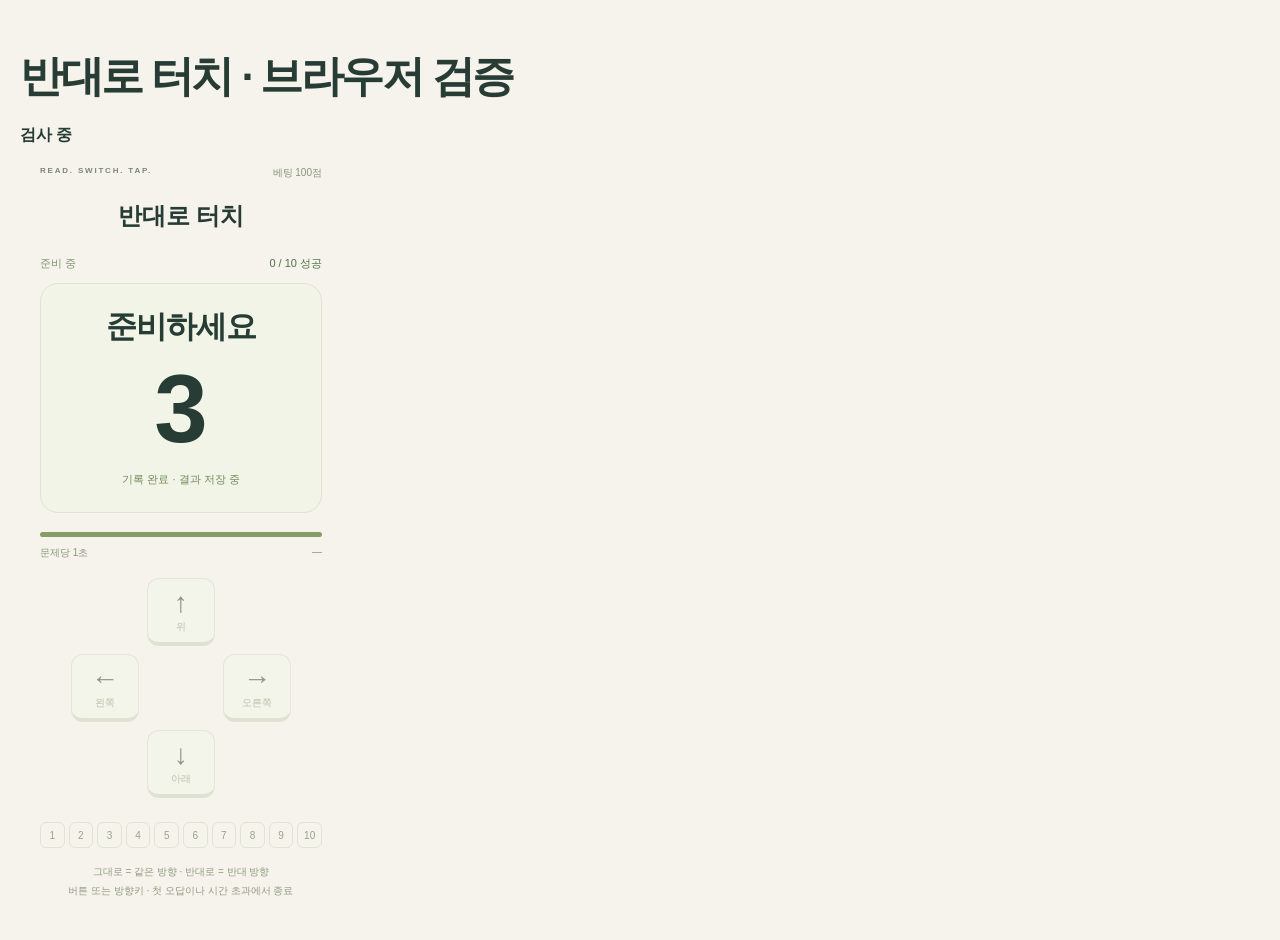
<file: reverse-tap/tests.html>
<!doctype html><html lang="ko"><head><meta charset="utf-8"><meta name="viewport" content="width=device-width,initial-scale=1"><title>반대로 터치 브라우저 검증</title><link rel="stylesheet" href="../number-tiles/style.css"><link rel="stylesheet" href="../number-tiles/minigames/style.css"><link rel="stylesheet" href="style.css"><link rel="stylesheet" href="../risky-vault/style.css"></head><body style="padding:20px"><h1>반대로 터치 · 브라우저 검증</h1><ol id="results"></ol><b id="summary">검사 중</b><div id="fixture" style="width:282px;margin:20px;text-align:center"></div><script src="../number-tiles/engine.js"></script><script src="../number-tiles/cases.js"></script><script src="../timer-stop/engine.js"></script><script src="../dice-roll/engine.js"></script><script src="../number-memory/engine.js"></script><script src="engine.js"></script><script src="../number-tiles/minigames/registry.js"></script><script src="../risky-vault/engine.js"></script><script src="../number-tiles/minigames/catalog.js"></script><script src="../number-tiles/state.js"></script><script src="../number-tiles/storage.js"></script><script src="view.js"></script><script src="browser-tests.js"></script></body></html>
</file>
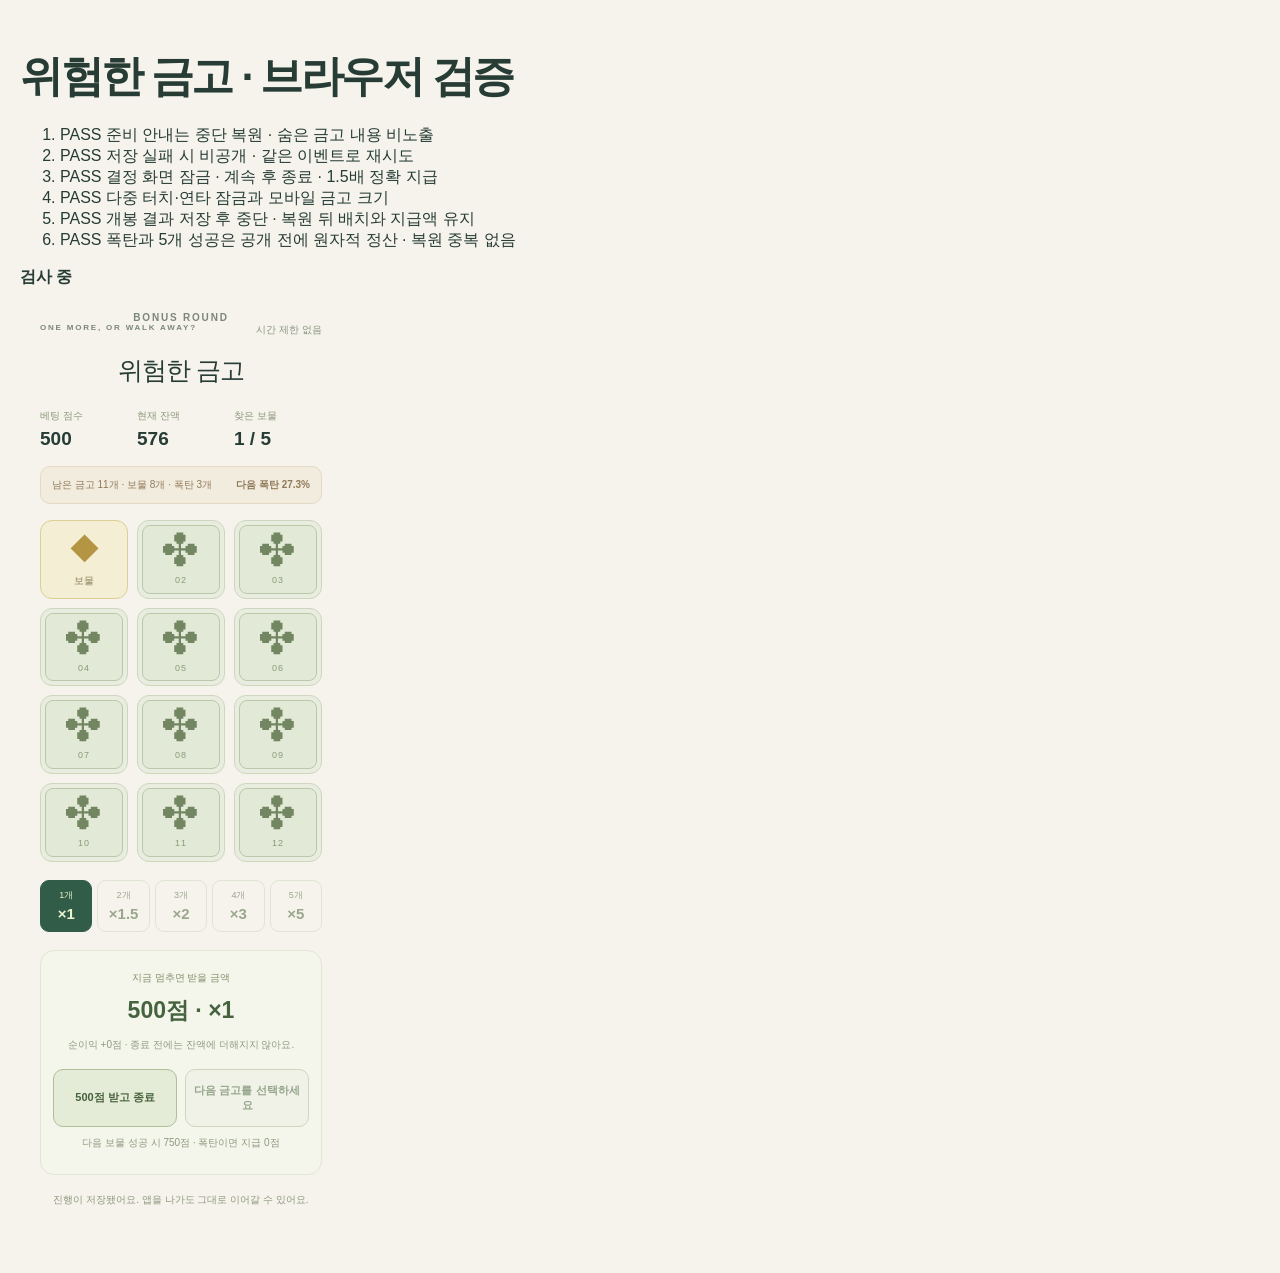
<file: risky-vault/tests.html>
<!doctype html><html lang="ko"><head><meta charset="utf-8"><meta name="viewport" content="width=device-width,initial-scale=1"><title>위험한 금고 브라우저 검증</title><link rel="stylesheet" href="../number-tiles/style.css"><link rel="stylesheet" href="../number-tiles/minigames/style.css"><link rel="stylesheet" href="style.css"></head><body style="padding:20px"><h1>위험한 금고 · 브라우저 검증</h1><ol id="results"></ol><b id="summary">검사 중</b><div id="fixture" style="width:282px;margin:20px"></div><script src="../number-tiles/engine.js"></script><script src="../number-tiles/cases.js"></script><script src="../timer-stop/engine.js"></script><script src="../dice-roll/engine.js"></script><script src="../number-memory/engine.js"></script><script src="../reverse-tap/engine.js"></script><script src="engine.js"></script><script src="../number-tiles/minigames/registry.js"></script><script src="../number-tiles/minigames/catalog.js"></script><script src="../number-tiles/state.js"></script><script src="../number-tiles/storage.js"></script><script src="view.js"></script><script src="../number-tiles/minigames/host.js"></script><script src="browser-tests.js"></script></body></html>
</file>
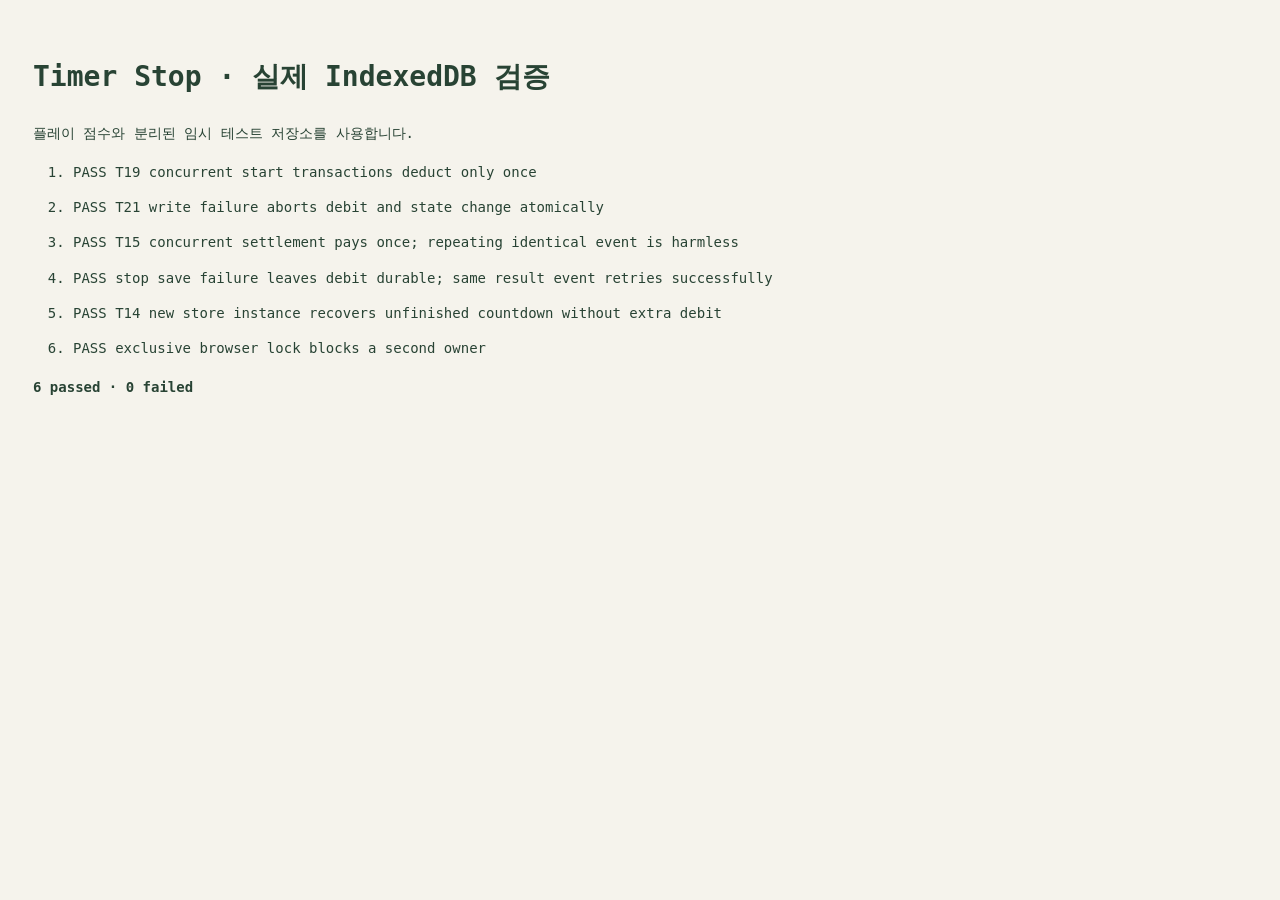
<file: timer-stop/tests.html>
<!doctype html><html lang="ko"><meta charset="utf-8"><meta name="viewport" content="width=device-width,initial-scale=1"><title>Timer Stop · Storage tests</title><style>body{font:14px/1.8 monospace;background:#f5f3ec;color:#284334;padding:25px}li{margin:10px 0}.fail{color:#af4433}</style><h1>Timer Stop · 실제 IndexedDB 검증</h1><p>플레이 점수와 분리된 임시 테스트 저장소를 사용합니다.</p><ol id="results"></ol><strong id="summary">실행 중</strong><script src="engine.js"></script><script src="storage.js"></script><script src="browser-tests.js"></script></html>
</file>
<file: number-tiles/style.css>
:root{color-scheme:light;--paper:#f5f3ec;--ink:#263c35;--muted:#82897e;--green:#315d48;--lime:#e3ecb5;--line:#e1e4d9;--orange:#bc764b}*{box-sizing:border-box}body{margin:0;background:var(--paper);color:var(--ink);font-family:"Segoe UI","Malgun Gothic",sans-serif;-webkit-font-smoothing:antialiased}button,a{-webkit-tap-highlight-color:transparent}button{font:inherit;cursor:pointer;color:inherit;border:0;background:none;min-height:48px;touch-action:manipulation}button:disabled{cursor:default;opacity:.4}button:focus-visible,a:focus-visible{outline:3px solid var(--orange);outline-offset:4px}button:not(:disabled):active{transform:translateY(2px)}a{color:inherit;text-decoration:none}.site-header{max-width:1376px;margin:auto;padding:29px 46px;display:flex;justify-content:space-between;align-items:center;border-bottom:1px solid var(--line)}.brand{display:flex;align-items:center;gap:12px;font-weight:800;font-size:25px;letter-spacing:-1px}.brand-icon{background:var(--green);color:var(--lime);border-radius:11px;width:36px;height:36px;text-align:center;line-height:30px;font-size:37px}.brand-sub{font-size:10px;letter-spacing:2px;margin-left:6px;font-weight:600}.header-right{display:flex;gap:24px;align-items:center}.prototype,.eyebrow{font-size:10px;letter-spacing:1.8px;font-weight:700}.prototype{color:var(--muted)}.icon-button{border:1px solid #d4d9cc;border-radius:50%;width:48px;font-size:17px}.layout{max-width:1320px;display:grid;grid-template-columns:minmax(270px,1fr) 420px 240px;gap:48px;align-items:start;margin:54px auto 48px;padding:0 30px}.intro{padding-top:30px}.eyebrow{color:#7c877a}.green-dot{display:inline-block;width:6px;height:6px;border-radius:50%;background:#72916a;margin-right:7px;vertical-align:middle}h1{font-size:43px;letter-spacing:-2.5px;line-height:1.45;margin:25px 0 18px;font-weight:600}h1 em{font-style:normal;color:#6d8759}.intro-copy{font-size:13px;line-height:1.95;color:#858c80}.mini-art{display:flex;gap:8px;align-items:center;margin:33px 0 40px}.mini-art span,.mini-art b{width:43px;height:49px;display:grid;place-items:center;border:1px solid #d6daca;border-radius:10px;background:#fffdf7;font-size:24px;box-shadow:0 4px 0 #e5e4d8;font-weight:600}.mini-art span:nth-child(1){transform:rotate(-9deg)}.mini-art span:nth-child(2){color:#789560;background:#e9edda;transform:rotate(7deg)}.mini-art b{background:var(--green);color:var(--lime);transform:rotate(8deg);border-color:var(--green)}.mini-art i{font-style:normal;color:#a6aa98;padding:0 5px}.guide{border-top:1px solid var(--line);padding-top:23px}.guide-row{display:flex;gap:17px;margin:21px 0}.guide-row>span{font-size:10px;color:#91a082;margin-top:3px}.guide-row strong{font-size:13px;font-weight:600}.guide-row p{font-size:11px;color:#858c80;line-height:1.8;margin:5px 0}.local-note{font-size:10px;color:#919688;margin-top:32px}.local-note>span{font-size:19px;margin-right:7px}.game-shell{background:#fffef9;border:1px solid #e0e3d7;border-radius:25px;box-shadow:0 12px 36px #3b4c3410;overflow:hidden;position:relative}.game-top{display:flex;justify-content:space-between;align-items:center;padding:23px 25px 18px}.stage-label{font-size:10px;letter-spacing:1px;display:flex;align-items:center;gap:8px}.stage-label strong{font-size:17px;letter-spacing:0}.stage-label>span{color:#a0a597}.score-label{font-size:10px;color:#8d9485}.score-label strong{color:var(--ink);font-size:17px;margin-left:8px;font-variant-numeric:tabular-nums}.progress-track{height:3px;background:#eff0e8}.progress-track i{display:block;height:100%;background:#8da16b;transition:width .3s}#screen{padding:22px 25px 14px;min-height:580px}.target{text-align:center;position:relative}.target .eyebrow{font-size:9px;letter-spacing:2px}.target-value{font-size:65px;line-height:1.15;font-weight:600;letter-spacing:-3px;margin:3px 0 2px}.target p{font-size:11px;color:#919787;margin:8px 0 0}.stats{display:flex;justify-content:space-between;border-bottom:1px solid var(--line);padding:18px 0 13px;margin-bottom:18px;font-size:10px;color:#8a9380}.stats b{font-size:13px;color:var(--green);font-variant-numeric:tabular-nums;margin-left:5px}.stats b.time{color:#65705f}.expression-wrap{border:1px solid #e1e5d7;background:#f6f7ee;border-radius:12px;display:flex;align-items:center;padding:4px 4px 4px 15px;min-height:59px}.expression{flex:1;overflow-x:auto;white-space:nowrap;font-size:21px;letter-spacing:2px;scrollbar-width:thin}.expression.empty{font-size:11px;color:#a0a794;letter-spacing:0}.expression-wrap button{min-width:42px;min-height:48px;font-size:19px}.selection-tools{display:flex;justify-content:space-between;align-items:center;min-height:35px;color:#9aa08f;font-size:9px}.selection-tools button{font-size:10px;min-height:34px;padding:0 3px}.tiles{display:grid;grid-template-columns:repeat(3,1fr);gap:10px;margin:8px 0 19px}.tiles.four{grid-template-columns:repeat(4,1fr)}.tile{height:75px;background:#f3f1e6;border:1px solid #e1dfd0;border-bottom:4px solid #dedecd;border-radius:12px;font-size:29px;font-weight:600;position:relative;transition:background .12s,transform .12s}.tile.op{background:#e9eedc;border-color:#dce3cb;border-bottom-color:#d7dfc4;color:#6b8352}.tile.selected{background:var(--green);border-color:#244c3c;color:#f8fadf;opacity:1}.tile.selected:disabled{opacity:1}.tile .order{position:absolute;right:7px;top:5px;font-size:9px;color:#e0eaa9;border:1px solid #78927a;border-radius:50%;width:16px;height:16px;line-height:14px}.tile.removed{visibility:hidden}.tile:disabled:not(.selected){opacity:.48}.tiles.four .tile{height:62px;font-size:25px}.primary{width:100%;background:var(--green);color:#fffef3;border:1px solid var(--green);border-radius:10px;min-height:50px;padding:12px 18px;font-size:12px;font-weight:600;display:flex;justify-content:center;align-items:center;gap:15px}.primary:not(:disabled):hover{background:#244c3b}.primary:disabled{background:#dce3d1;border-color:#dce3d1;color:#8c9a7e;opacity:1}.end-actions{display:flex;gap:10px;margin-top:10px}.end-actions button{flex:1;border:1px solid #dadfcf;border-radius:9px;font-size:11px;min-height:48px}.end-actions .complete{background:#f0f3e6}.game-foot{border-top:1px solid #eeeee3;margin:0 25px;display:flex;align-items:center;justify-content:space-between;font-size:9px;color:#9aa18f}.game-foot button{font-size:9px;color:#8e9784}#notice{padding:0 24px;min-height:30px;display:flex;align-items:center;justify-content:center;text-align:center;color:#74835a;font-size:11px;line-height:1.6}#notice.error{color:#ac6245}.side-notes{padding-top:30px}.note-card{background:#ecefe1;border-radius:16px;padding:25px 22px}.note-card .eyebrow{font-size:8px;letter-spacing:1.4px}.note-card h2{font-size:25px;line-height:1.5;letter-spacing:-1px;font-weight:500;margin:18px 0 13px}.note-card p{font-size:11px;color:#8b9480;line-height:1.9;margin-bottom:21px}.combo-row{border-top:1px solid #dce2cf;display:flex;justify-content:space-between;padding:13px 0;font-size:10px;color:#818d70}.combo-row b{font-size:13px;color:#527041}.note-card small{font-size:8px;color:#929d84}.quiet-note{display:flex;gap:16px;margin:30px 6px;align-items:center}.quiet-note span{font-size:34px;color:#b1bc99}.quiet-note p{font-size:11px;color:#949b87;line-height:1.9}.stage-map{border-top:1px solid var(--line);padding-top:24px}.stage-map .eyebrow{font-size:8px}#journey{display:grid;grid-template-columns:repeat(5,1fr);gap:7px;margin-top:17px}#journey span{height:26px;border:1px solid #dee2d4;border-radius:5px;text-align:center;line-height:24px;font-size:9px;color:#a6ae98}#journey span.done{background:#cdd9b8;color:#526a46;border-color:#cdd9b8}#journey span.current{background:var(--green);border-color:var(--green);color:white}.stage-map p{font-size:9px;color:#9aa18e;margin-top:14px}.site-footer{max-width:1280px;margin:0 auto;padding:22px 20px;border-top:1px solid var(--line);display:flex;justify-content:space-between;font-size:9px;letter-spacing:.6px;color:#a0a594}.ready{text-align:center;padding-top:8px}.ready-badge{display:inline-block;border:1px solid #dfe6d0;color:#829164;border-radius:20px;padding:7px 12px;font-size:9px;letter-spacing:.8px}.ready h2{font-size:28px;font-weight:500;letter-spacing:-1px;margin:26px 0 13px}.ready p{font-size:12px;line-height:1.9;color:#8c9480}.sealed-board{display:grid;grid-template-columns:repeat(3,1fr);gap:9px;width:204px;margin:28px auto}.sealed-board span{height:54px;border-radius:9px;background:#efeee4;border:1px solid #e5e5d8;color:#cad1b8;font-size:23px;display:grid;place-items:center}.sealed-board span:nth-child(2n){background:#e9eedc}.ready .instruction{background:#f3f5e9;border-radius:11px;padding:15px 17px;margin:23px 0;text-align:left;font-size:11px;color:#778566;line-height:1.85}.ready .primary{margin-top:17px}.ready small{font-size:9px;color:#a0a792;display:block;margin:13px 0}.countdown{min-height:540px;display:flex;align-items:center;justify-content:center;flex-direction:column}.countdown b{font-size:104px;color:var(--green);font-weight:500}.countdown p{font-size:12px;color:#8f9980}.result{text-align:center}.result-mark{margin:9px auto 18px;width:65px;height:65px;background:#e9eecf;border-radius:50%;display:grid;place-items:center;font-size:32px;color:#75874a}.result h2{font-size:25px;font-weight:500;margin:10px 0}.result>p{font-size:11px;color:#899379;line-height:1.8}.result-score{font-size:44px;letter-spacing:-2px;color:var(--green);font-weight:600;margin:20px 0 5px}.result-list{margin:24px 0;text-align:left;background:#f5f6ed;padding:14px 18px;border-radius:12px}.result-list div{display:flex;justify-content:space-between;font-size:11px;padding:8px 0;color:#869277}.result-list b{font-weight:500;color:#4d6243}.result-list .sum{border-top:1px solid #dce2cf;margin-top:6px;padding-top:14px;font-weight:600}.result small{font-size:10px;color:#a0a68f}dialog{border:1px solid #dbe1cf;border-radius:22px;padding:30px;max-width:440px;width:calc(100% - 32px);background:#fffef8;color:var(--ink);box-shadow:0 20px 90px #182c3420}dialog::backdrop{background:#233d344c;backdrop-filter:blur(4px)}.dialog-close{position:absolute;top:7px;right:9px;font-size:26px;width:48px}dialog h2{font-size:24px;font-weight:500;margin:10px 0 20px}dialog p,dialog li{font-size:12px;line-height:1.9;color:#7b8971}dialog ul{padding-left:19px}dialog .secondary{width:100%;border:1px solid #d9dfce;border-radius:9px;margin:5px 0;font-size:12px}.danger{color:#a46447}.settings-info{font-size:10px;color:#919b83;margin:15px 0}dialog label{display:flex;justify-content:space-between;align-items:center;font-size:12px;margin:14px 0}dialog input{width:82px;padding:10px;border:1px solid #dce0d3;border-radius:7px;background:#f5f6ed;color:var(--ink)}@media(min-width:1400px){.layout{margin-top:64px;gap:58px}}@media(max-width:1150px){.layout{grid-template-columns:minmax(240px,1fr) 400px;max-width:940px;gap:55px}.side-notes{display:none}}@media(max-width:740px){.site-header{padding:15px 22px}.brand{font-size:22px}.brand-sub{font-size:9px}.prototype{display:none}.layout{display:block;padding:0 16px;margin:22px auto;max-width:460px}.intro,.side-notes{display:none}.game-shell{border-radius:20px}#screen{min-height:0;padding:20px 22px 10px}.game-top{padding:19px 22px 16px}.game-foot{margin:0 22px}.site-footer{margin:25px 22px 0;padding:18px 0;font-size:8px}.site-footer span:last-child{display:none}.ready{min-height:530px}.tile{height:72px}.target-value{font-size:57px}.stats{padding-top:13px;margin-bottom:15px}.tiles{margin-bottom:16px}.tiles.four .tile{height:61px}}@media(prefers-reduced-motion:reduce){*{transition:none!important;animation:none!important}}

:root:has(body.number-game:not(.in-minigame)){color-scheme:dark;--ink:#f5f7f5;--muted:#abb3af;--line:#353a38;--green:#b5fa48;--lime:#b5fa48}
body.number-game{background:#101212;color:#f5f7f5}
.number-game .intro,.number-game .side-notes,.number-game .prototype,.number-game .site-footer{display:none}
.number-game .site-header{max-width:520px;padding:16px 22px;border-color:#303633}
.number-game .brand-icon{background:#b5fa48;color:#142009}.number-game .brand-sub{color:#b5fa48}
.number-game .icon-button{border-color:#414743;color:#f5f7f5}
.number-game .layout{display:block;max-width:520px;margin:20px auto;padding:0 16px}
.number-game:not(.in-minigame) .game-shell{background:linear-gradient(150deg,#1c201e,#101211);border-color:#3b413d;border-radius:24px;box-shadow:0 20px 60px #0006}
.number-game:not(.in-minigame) .game-top{padding:18px 20px}.number-game:not(.in-minigame) .score-label{color:#b4bcb7}.number-game:not(.in-minigame) .score-label strong{color:#b5fa48}
.number-game:not(.in-minigame) .progress-track{background:#343b35}.number-game:not(.in-minigame) .progress-track i{background:#b5fa48}
.number-game:not(.in-minigame) #screen{min-height:0;padding:18px 20px 12px}
.number-game:not(.in-minigame) .target{background:#242927;border:1px solid #3b423d;border-radius:15px;padding:12px}.number-game:not(.in-minigame) .eyebrow{color:#c1c9c3}.number-game:not(.in-minigame) .target-value{font-size:64px;font-weight:850;line-height:1.1;margin:5px 0 0}
.number-game:not(.in-minigame) .stats{margin-bottom:12px;padding:13px 0;color:#b9c2bb}.number-game:not(.in-minigame) .stats b{color:#b5fa48}.number-game:not(.in-minigame) .stats .time{color:#fff}
.number-game:not(.in-minigame) .expression-wrap{background:#252a27;border-color:#3c453e}.number-game:not(.in-minigame) .expression{color:#b5fa48;font-weight:750}.number-game:not(.in-minigame) .expression.empty{color:#aab5ad;font-weight:400}.number-game:not(.in-minigame) .selection-tools{color:#afb9b1}
.number-game:not(.in-minigame) .tiles{gap:12px;margin:8px 0 18px}.number-game:not(.in-minigame) .tile{--tile:#75bfff;background:linear-gradient(145deg,color-mix(in srgb,var(--tile),white 16%),var(--tile));color:#101815;border:1px solid #ffffff70;border-bottom:6px solid color-mix(in srgb,var(--tile),black 33%);border-radius:16px;font-size:36px;font-weight:850;height:82px;box-shadow:0 4px 8px #0005}
.number-game:not(.in-minigame) .tile.color-0{--tile:#f38db9}.number-game:not(.in-minigame) .tile.color-1{--tile:#7895f7}.number-game:not(.in-minigame) .tile.color-2{--tile:#55b8fb}.number-game:not(.in-minigame) .tile.color-3{--tile:#ff8b60}.number-game:not(.in-minigame) .tile.color-4{--tile:#35cecd}.number-game:not(.in-minigame) .tile.color-5{--tile:#ffb779}.number-game:not(.in-minigame) .tile.color-6{--tile:#b28af1}.number-game:not(.in-minigame) .tile.color-7{--tile:#4ac56d}.number-game:not(.in-minigame) .tile.color-8{--tile:#ffdb48}
.number-game:not(.in-minigame) .tile.op{--tile:#343d38;color:#fff}.number-game:not(.in-minigame) .tile.selected{outline:3px solid #b5fa48;outline-offset:2px;opacity:1}.number-game:not(.in-minigame) .tile .order{background:#14220f;color:#c5ff71;border:0;width:19px;height:19px;line-height:19px}.number-game:not(.in-minigame) .tiles.four .tile{height:67px;font-size:29px}
.number-game:not(.in-minigame) .primary{background:linear-gradient(#c6ff73,#a8ed36);color:#101709;border-color:#c2f878;border-bottom:4px solid #72a51c;font-weight:800;font-size:15px}.number-game:not(.in-minigame) .primary:hover:not(:disabled){background:#caff7c}.number-game:not(.in-minigame) button:disabled{opacity:.45}.number-game:not(.in-minigame) .primary:disabled{background:#37422e;color:#a7b19b;border-color:#49533f;opacity:1}
.number-game .answer-actions{display:grid;grid-template-columns:1fr 1fr;gap:12px}.number-game #impossible,.number-game #complete{background:#2b332e;border:1px solid #53604f;border-bottom:4px solid #1b221c;border-radius:11px;font-size:15px;font-weight:700}.number-game #complete{display:block;width:100%;margin-top:12px;min-height:50px}.number-game #impossible:not(:disabled):hover,.number-game #complete:not(:disabled):hover{background:#3b483a}
.number-game:not(.in-minigame) .game-foot{border-color:#343b35;color:#a3afa5;margin:0 20px}.number-game:not(.in-minigame) .game-foot button{color:#a3afa5}.number-game.is-playing .game-foot{display:none}.number-game:not(.in-minigame) #notice{color:#c0e997}.number-game:not(.in-minigame) #notice.error{color:#ffae93}
.number-game:not(.in-minigame) .ready{padding-top:0;min-height:0}.number-game:not(.in-minigame) .ready-badge{color:#b5fa48;border-color:#596647}.number-game:not(.in-minigame) .ready h2{font-size:25px;font-weight:750;margin:18px 0 10px}.number-game:not(.in-minigame) .ready p{color:#bcc6bf;line-height:1.75}.number-game:not(.in-minigame) .ready .instruction{background:#262e27;color:#dbe6d8;margin:20px 0 12px;padding:14px 16px}.number-game .instruction p{margin:7px 0 0;font-size:12px}.number-game .score-guide{text-align:left;border:1px solid #3b463c;border-radius:12px;padding:16px}.number-game .score-guide h3{margin:0 0 13px;font-size:15px;color:#b5fa48}.number-game .score-guide>div+div{border-top:1px solid #354036;padding-top:12px;margin-top:12px}.number-game .score-guide strong{font-size:13px}.number-game .score-guide p{font-size:12px;margin:5px 0}.number-game:not(.in-minigame) .ready small{color:#aab7ab;line-height:1.6}
.number-game:not(.in-minigame) .result-list{background:#252d27}.number-game:not(.in-minigame) .result-list div,.number-game:not(.in-minigame) .result>p{color:#bec9bd}.number-game:not(.in-minigame) .result-list b{color:#edf6e8}.number-game:not(.in-minigame) .result-mark{background:#334427;color:#b5fa48}.number-game:not(.in-minigame) dialog{background:#202722;color:#f5f7f5;border-color:#4b574a}.number-game:not(.in-minigame) dialog p,.number-game:not(.in-minigame) dialog li{color:#c2cebf}.number-game:not(.in-minigame) dialog input{background:#303b2d;color:#fff}
@media(max-width:400px){.number-game .layout{padding:0 10px;margin:10px auto}.number-game:not(.in-minigame) #screen{padding:14px}.number-game:not(.in-minigame) .tiles{gap:10px}.number-game:not(.in-minigame) .tile{height:72px}.number-game:not(.in-minigame) .tiles.four .tile{height:60px;font-size:25px}.number-game:not(.in-minigame) .target-value{font-size:54px}}
</file>
<file: number-tiles/minigames/style.css>
.mini-game{text-align:center;padding:4px 0 8px}.mini-game h2{font-size:25px;font-weight:550;letter-spacing:-1px;margin:17px 0 10px}.mini-badge{font-size:8px;letter-spacing:1.3px;color:#849569;background:#f0f3e4;border:1px solid #e0e6d3;border-radius:20px;padding:7px 12px;display:inline-block}.mini-copy{font-size:10px;line-height:1.8;color:#8b987c;margin:10px 0 15px}.mini-target{background:#f4f6eb;border-radius:12px;padding:15px 10px;margin:18px 0}.mini-target>span{display:block;color:#879878;font-size:9px;letter-spacing:1.5px}.mini-target>strong{font-size:37px;font-weight:550;letter-spacing:-1.7px;display:block;font-variant-numeric:tabular-nums;line-height:1.4}.mini-target>p{font-size:10px;color:#8c987d;margin:3px 0}.mini-wallet{display:flex;justify-content:space-between;align-items:center;font-size:10px;color:#8e9b7e;gap:10px;margin:16px 0 12px}.mini-wallet b{font-size:16px;font-weight:550;color:#38533e;overflow-wrap:anywhere;max-width:65%;text-align:right}.mini-bet{padding:13px 17px;background:#f5f6ed;border:1px solid #e2e7d5;border-radius:13px}.mini-bet-label{display:flex;justify-content:space-between;font-size:10px;color:#849272}.mini-bet-label>span{font-size:8px;color:#a0a98f}.mini-counter{display:flex;gap:10px;align-items:center;justify-content:space-between;margin-top:9px}.mini-counter>button{height:48px;width:48px;flex-shrink:0;border:1px solid #dce3ce;background:#fffef8;border-radius:10px;font-size:24px}.mini-counter>strong{font-size:29px;font-weight:550;letter-spacing:-1px;overflow-wrap:anywhere;min-width:0;font-variant-numeric:tabular-nums}#mini-slider{position:relative;height:35px;touch-action:none;cursor:pointer;--fill:0%;background:linear-gradient(#dde5ce,#dde5ce) center / 100% 5px no-repeat}#mini-slider>i{position:absolute;top:15px;left:0;height:5px;width:var(--fill);background:#809b63;border-radius:4px}#mini-slider>b{position:absolute;left:var(--fill);top:10px;transform:translateX(-50%);height:15px;width:15px;border:3px solid #fffef8;background:#315d48;border-radius:50%;box-shadow:0 0 0 1px #a1b48b}#mini-slider:focus-visible{outline:2px solid #a88451;outline-offset:3px}.mini-maxrow{display:flex;align-items:center;justify-content:space-between;color:#96a487;font-size:8px;margin-top:-6px}.mini-maxrow button{font-size:9px;color:#7b9067;min-height:34px}.mini-after{border-top:1px solid #e2e7d7;padding-top:10px;display:flex;justify-content:space-between;font-size:9px;color:#96a582;gap:10px}.mini-after b{font-weight:500;max-width:70%;overflow-wrap:anywhere}.mini-rewards{display:flex;justify-content:space-between;gap:6px;font-size:9px;color:#778e61;margin-top:18px}.mini-rewards span{flex:1;border-right:1px solid #e2e7d7;line-height:1.8}.mini-rewards span:last-child{border:0}.mini-warning{font-size:9px;color:#a28361;line-height:1.8;margin:18px 0 14px}.mini-game .primary{height:66px;min-height:66px}.mini-secondary{width:100%;font-size:10px;color:#8c9c7a;min-height:48px}.mini-running-meta{display:flex;justify-content:space-between;gap:10px;font-size:10px;color:#8c9e7d}.mini-running-meta span{max-width:49%;overflow-wrap:anywhere}.mini-running-meta b{color:#6d8558;font-weight:500}.mini-clock-ring{width:235px;height:235px;border-radius:50%;background:conic-gradient(#89a36a var(--sweep,0deg),#edf1e3 0);padding:5px;margin:26px auto}.mini-clock-ring>div{height:100%;background:#fffef9;border-radius:50%;display:flex;flex-direction:column;align-items:center;justify-content:center;gap:14px}.mini-clock-ring span{font-size:8px;letter-spacing:2px;color:#9dab8b}.mini-clock-ring strong{font-family:Consolas,"Courier New",monospace;font-size:51px;font-weight:500;letter-spacing:-3px;font-variant-numeric:tabular-nums}.mini-clock-ring small{font-size:9px;color:#9da989}.mini-record{padding:22px 12px;background:#f4f6eb;border-radius:12px;margin:23px 0}.mini-record strong{font-size:25px;font-weight:550;font-variant-numeric:tabular-nums}.mini-record p{font-size:11px;line-height:1.8;color:#8a9b77}.mini-result .result-list b{overflow-wrap:anywhere;max-width:65%;text-align:right}.mini-result .result-list div{gap:12px}.game-top .score-label strong{overflow-wrap:anywhere}.game-top .score-label{text-align:right;max-width:60%}.result-score{overflow-wrap:anywhere}body.in-minigame .side-notes .note-card{opacity:.6}@media(max-width:740px){.mini-clock-ring{width:215px;height:215px}.mini-rewards{font-size:8px}.mini-counter>strong{font-size:26px}}
</file>
<file: dice-roll/style.css>
.dice-heading{display:flex;align-items:center;justify-content:space-between;text-align:left}.dice-heading h2{margin:6px 0 18px}.dice-heading button{border:1px solid #d9ded2;background:transparent;border-radius:20px;padding:8px;color:#51654c;font-size:11px}.dice-stats{display:flex;justify-content:space-between;text-align:left;gap:8px}.dice-stats small{display:block;color:#78806e;font-size:10px}.dice-stats b{font-size:25px;font-variant-numeric:tabular-nums;font-weight:600}.dice-timebar{height:4px;background:#e5e8db;border-radius:9px;margin:13px 0}.dice-timebar i{display:block;height:100%;width:100%;background:#618059;border-radius:9px}.dice-targets{display:flex;align-items:center;justify-content:center;gap:10px;margin:18px 0}.dice-targets>span{border:1px solid #bdc8a3;background:#f0f3de;border-radius:8px;width:38px;padding:5px;font-size:20px;font-weight:700}.dice-targets i{font-size:12px;margin-left:4px}.dice-targets small{font-size:10px;color:#65765d}.dice-targets .done{background:#315d48;color:white}.dice-board{--cube:38px;position:relative;width:100%;aspect-ratio:1;display:grid;grid-template-columns:repeat(5,1fr);background:#e8e9dd;border:1px solid #d6dacb;border-radius:16px;box-shadow:0 8px 0 #d6dacb,0 17px 25px #35432f13;touch-action:none;isolation:isolate}.dice-cell{border:1px solid #f8f8f0;border-radius:8px;position:relative}.dice-cell.goal{background:#dae3b9;border:1px dashed #899e66}.dice-cell.goal>span{position:absolute;bottom:3px;right:5px;font-size:12px;font-weight:700;color:#617544}.dice-cell.matched{background:#bed6b7;box-shadow:inset 0 0 0 2px #507447}.dice-piece{position:absolute;left:calc(var(--col)*20%);top:calc(var(--row)*20%);width:20%;height:20%;border:0;background:none;display:grid;place-items:center;cursor:pointer;z-index:3;color:#315d48;perspective:550px;perspective-origin:50% -50%;touch-action:none}.dice-cube{position:relative;width:var(--cube);height:var(--cube);transform-style:preserve-3d}.cube-face{position:absolute;inset:0;background:#fffef3;border:1px solid #a6b596;border-radius:5px;display:grid;place-items:center;font-size:23px;font-weight:750;backface-visibility:hidden}.face-u{transform:translateZ(calc(var(--cube)/2))}.face-d{transform:rotateY(180deg) translateZ(calc(var(--cube)/2))}.face-n{transform:rotateX(90deg) translateZ(calc(var(--cube)/2));background:#d5dfc8}.face-s{transform:rotateX(-90deg) translateZ(calc(var(--cube)/2));background:#d5dfc8}.face-e{transform:rotateY(90deg) translateZ(calc(var(--cube)/2));background:#bdcba9}.face-w{transform:rotateY(-90deg) translateZ(calc(var(--cube)/2));background:#bdcba9}.die-B{color:#9a654a}.die-B .cube-face{background:#f6e1cc;border-color:#bb987b}.die-C{color:#5a6796}.die-C .cube-face{background:#e1e6f5;border-color:#9ba8c4}.dice-id{position:absolute;left:6px;top:4px;font-size:10px;font-weight:800}.dice-piece:before{content:'';position:absolute;width:65%;height:65%;border-radius:8px;background:#46513b22;filter:blur(4px);transform:translateY(8px)}.dice-piece.selected:after{content:'';position:absolute;inset:3px;border:2px solid currentColor;border-radius:10px;pointer-events:none}.dice-curtain{position:absolute;inset:0;display:flex;flex-direction:column;align-items:center;justify-content:center;background:#e8e9dd;border-radius:16px;z-index:8;gap:18px;color:#536c46}.dice-curtain strong{font-size:80px;font-weight:500}.dice-curtain small{letter-spacing:3px}.dice-curtain span{font-size:13px}.dice-selection{display:flex;gap:8px;margin:22px 0 17px}.dice-selection button{flex:1;border:1px solid #d8dccf;background:#f6f6ef;border-radius:9px;padding:9px}.dice-selection button.active{border-color:currentColor;box-shadow:inset 0 0 0 1px currentColor}.dice-selection b{margin-left:12px}.dice-bottom{display:flex;justify-content:space-around;align-items:center;gap:16px}.dice-bottom .eyebrow{font-size:9px}.dice-net{display:grid;grid-template:repeat(3,32px)/repeat(3,32px);gap:3px;margin-top:9px}.dice-net span{background:#edf0e4;border-radius:5px;font-size:14px;font-weight:700;display:flex;align-items:center;justify-content:center;gap:3px}.dice-net small{font-size:8px;font-weight:400}.net-N{grid-area:1/2}.net-W{grid-area:2/1}.net-U{grid-area:2/2;background:#d2dfba!important}.net-E{grid-area:2/3}.net-S{grid-area:3/2}.dice-pad{display:grid;grid-template:repeat(2,48px)/repeat(3,48px);gap:5px}.dice-pad button{border:1px solid #c8d1bd;border-bottom-width:3px;border-radius:10px;background:#f0f2e5;color:#315d48;font-size:25px;touch-action:manipulation}.dice-pad button:active{background:#d6e3bd}.dice-pad [data-dir=N]{grid-area:1/2}.dice-pad [data-dir=W]{grid-area:2/1}.dice-pad [data-dir=S]{grid-area:2/2}.dice-pad [data-dir=E]{grid-area:2/3}.dice-hint{font-size:11px;color:#718068;margin:18px 0 4px}.dice-lab .layout{grid-template-columns:1fr 460px 1fr}.dice-lab .game-shell{width:100%}.dice-lab .intro h1{font-size:52px}.dice-lab .lab-cube{font-size:120px;color:#6f8550;line-height:1.7}.dice-lab .game-top{padding:20px 26px}.dice-lab .mini-game{padding-top:22px}.dice-lab .note-card p{line-height:1.9}.dice-lab .mini-target strong{font-size:30px}@media(max-width:1100px){.dice-lab .layout{grid-template-columns:1fr 460px}.dice-lab .side-notes{display:none}}@media(max-width:760px){.dice-lab .layout{display:block;max-width:480px;margin:20px auto;padding:0 12px}.dice-lab .intro{display:none}.dice-lab .site-header{padding:18px}.dice-lab .brand-sub{display:none}}@media(max-width:400px){.dice-board{--cube:31px}.dice-stats b{font-size:22px}.dice-lab .mini-game{padding:18px 8px}.dice-bottom{gap:8px}.dice-pad{grid-template:repeat(2,48px)/repeat(3,48px)}}
</file>
<file: number-memory/style.css>
.memory-topline{display:flex;justify-content:space-between;gap:8px;color:#879078;font-size:10px}.memory-topline .eyebrow{font-size:8px}.memory-prompt{height:133px;display:flex;flex-direction:column;justify-content:center;margin-top:17px}.memory-prompt>span{font-size:10px;letter-spacing:1px;color:#7d8c69}.memory-prompt>strong{display:block;font-size:30px;letter-spacing:-1px;color:#315d48;margin:9px 0}.memory-prompt p{font-size:11px;color:#929a86;margin:0}.memory-meter{height:5px;border-radius:8px;background:#e9eddf;overflow:hidden}.memory-meter i{display:block;background:#8fa66f;height:100%;width:100%}.memory-meta{display:flex;justify-content:space-between;margin:12px 0 17px;font-size:11px;color:#6a7d57;font-variant-numeric:tabular-nums}.memory-board{display:grid;grid-template-columns:repeat(3,minmax(0,1fr));gap:10px;touch-action:none;user-select:none}.memory-board button{aspect-ratio:1;min-width:64px;min-height:64px;border:1px solid #dce2cd;border-bottom:4px solid #d3dbc4;border-radius:14px;background:#eef1e3;color:#a8b398;font-size:40px;font-weight:600;position:relative;transition:none;animation:none}.memory-board button.remember{background:#fffdf4;color:#315d48;border-color:#d5ddc5}.memory-board button.correct{background:#315d48;border-color:#264e3c;color:#f0f3d5}.memory-board button.correct small{position:absolute;right:9px;top:6px;font-size:12px}.memory-board button:not(:disabled):active{transform:none}.memory-ladder{display:flex;gap:8px;margin:23px 0 0}.memory-ladder>span{flex:1;border:1px solid #e1e6d6;border-radius:8px;padding:10px 5px;font-size:10px;color:#9ba48c}.memory-ladder b{font-size:15px;margin-left:7px;font-weight:600}.memory-ladder .earned{background:#e5eccb;border-color:#9cb278;color:#48613c}.memory-footnote{font-size:10px;color:#929c85;line-height:1.8;margin:16px 0}.memory-review{margin:18px auto;max-width:240px}.memory-review .memory-board{gap:6px}.memory-review .memory-board>div{position:relative;display:grid;place-items:center;aspect-ratio:1;border-radius:8px;background:#edf0e1;color:#798864;font-size:22px;border:1px solid #d9e1cb}.memory-review .memory-board .correct{background:#dce8c9}.memory-review .memory-board .wrong{border:2px solid #b97960;background:#f5e5d9}.memory-review .memory-board small{position:absolute;right:4px;top:2px;font-size:10px}.memory-review>p{font-size:10px;color:#8b957e}.memory-lab .layout{grid-template-columns:minmax(230px,1fr) 440px 240px}.memory-art{display:grid;grid-template-columns:repeat(3,46px);gap:8px;margin:37px 0;transform:rotate(-6deg);width:max-content}.memory-art span{display:grid;place-items:center;height:46px;background:#e8edda;border:1px solid #d6dfc5;border-radius:9px;color:#7e9161;font-size:23px}.memory-art span:nth-child(5){background:#315d48;color:#e7edc5}.memory-lab .mini-target strong{font-size:30px}.memory-lab .note-card+.note-card{margin-top:24px}@media(max-width:1150px){.memory-lab .layout{grid-template-columns:minmax(230px,1fr) 420px}}@media(max-width:740px){.memory-lab .layout{display:block}.memory-prompt>strong{font-size:28px}.memory-board{gap:9px}.memory-board button{font-size:34px}.memory-lab .game-top{gap:8px}.memory-topline .eyebrow{letter-spacing:1px}}
</file>
<file: reverse-tap/style.css>
.reverse-topline{display:flex;justify-content:space-between;gap:8px;color:#88937c;font-size:10px}.reverse-topline .eyebrow{font-size:8px}.reverse-meta{display:flex;justify-content:space-between;font-size:11px;color:#869374;margin:24px 0 12px}.reverse-meta b{font-weight:500;color:#52704b}.reverse-card{height:230px;border:1px solid #dfe5cf;border-radius:18px;background:#f1f4e7;display:flex;flex-direction:column;align-items:center;justify-content:center}.reverse-card>span{font-size:31px;font-weight:700;letter-spacing:-1px;line-height:1.3}.reverse-card>strong{font-family:'Segoe UI','Malgun Gothic',sans-serif;font-size:96px;font-weight:600;line-height:1.3;height:125px}.reverse-card>small{height:18px;font-size:11px;color:#748b5b}.reverse-card.same{background:#edf3e4;color:#315d48}.reverse-card.opposite{background:#f3e8d9;color:#9c633f;border-color:#e4cdb1}.reverse-card.opposite small{color:#98683e}.reverse-meter{height:5px;background:#e5eadb;margin-top:19px;overflow:hidden;border-radius:8px}.reverse-meter i{display:block;background:#869d65;width:100%;height:100%}.reverse-time{display:flex;justify-content:space-between;color:#8c977d;font-size:10px;margin:9px 0 18px}.reverse-time b{font-weight:500;font-variant-numeric:tabular-nums}.reverse-pad{display:grid;grid-template:repeat(3,68px)/repeat(3,68px);gap:8px;justify-content:center;touch-action:none;user-select:none}.reverse-pad button{border:1px solid #d4dcc6;border-bottom:4px solid #c9d4b7;border-radius:12px;background:#f3f5e9;display:flex;flex-direction:column;align-items:center;justify-content:center;gap:1px;min-width:64px;min-height:64px}.reverse-pad button>b{font-size:28px;line-height:1.1;font-weight:500}.reverse-pad button>span{font-size:10px;color:#83916e}.reverse-pad button[aria-disabled=true]{opacity:.5}.reverse-pad button:not(:disabled):active{transform:none;background:#e0e9cd}.reverse-pad [data-dir=UP]{grid-area:1/2}.reverse-pad [data-dir=LEFT]{grid-area:2/1}.reverse-pad [data-dir=RIGHT]{grid-area:2/3}.reverse-pad [data-dir=DOWN]{grid-area:3/2}.reverse-steps{display:flex;justify-content:space-between;gap:4px;margin:24px 0 14px}.reverse-steps>span{flex:1;max-width:28px;height:26px;border:1px solid #dfe5d1;border-radius:6px;display:grid;place-items:center;font-size:10px;color:#98a487}.reverse-steps .done{background:#315d48;color:#eff3d5;border-color:#315d48}.reverse-note{font-size:10px;line-height:1.9;color:#919b82;margin:10px 0}.reverse-review{border:1px solid #e1e6d6;background:#f5f6ed;border-radius:12px;padding:17px;margin:18px 0;font-size:11px;color:#788669}.reverse-review>b{display:block;color:#526a43;font-size:20px;margin:9px}.reverse-review p{line-height:1.8;margin:6px 0}.reverse-lab .layout{grid-template-columns:minmax(230px,1fr) 440px 240px}.reverse-lab .mini-target strong{font-size:29px}.reverse-art{display:flex;gap:14px;align-items:center;margin:42px 0}.reverse-art>span{display:grid;place-items:center;font-size:56px;width:82px;height:96px;border-radius:18px;background:#e8eed9;border:1px solid #d8e1c6;color:#668550;transform:rotate(-8deg)}.reverse-art>span:last-child{background:#f0e2d0;border-color:#e6d1b5;color:#a77751;transform:rotate(8deg)}.reverse-art i{font-style:normal;color:#9fa98d;font-size:22px}.reverse-lab .note-card+.note-card{margin-top:24px}@media(max-width:1150px){.reverse-lab .layout{grid-template-columns:minmax(230px,1fr) 420px}}@media(max-width:740px){.reverse-lab .layout{display:block}.reverse-card{height:205px}.reverse-card>strong{font-size:83px;height:110px}.reverse-card>span{font-size:28px}.reverse-meta{margin-top:18px}.reverse-topline .eyebrow{letter-spacing:1px}}
</file>
<file: risky-vault/style.css>
.vault-topline{display:flex;justify-content:space-between;gap:8px;color:#8a957e;font-size:10px}.vault-topline .eyebrow{font-size:8px}.vault-stats{display:flex;justify-content:space-between;gap:9px;margin:22px 0 16px;text-align:left}.vault-stats>div{min-width:0;flex:1}.vault-stats small{display:block;color:#8c987c;font-size:10px;margin-bottom:5px}.vault-stats b{font-size:19px;font-weight:600;overflow-wrap:anywhere}.vault-risk{background:#f2ecdf;border:1px solid #e5d9c5;border-radius:10px;padding:11px;display:flex;justify-content:space-between;gap:8px;align-items:center;margin-bottom:16px;font-size:10px;color:#8f7958}.vault-risk b{font-weight:600;white-space:nowrap}.vault-board{display:grid;grid-template-columns:repeat(3,minmax(0,1fr));gap:9px;touch-action:none;user-select:none}.vault-cell{position:relative;aspect-ratio:1.12;min-width:64px;min-height:64px;border:1px solid #cdd7c0;border-radius:12px;background:#e8eddf;perspective:450px;overflow:hidden;padding:0}.vault-cell .vault-door{position:absolute;inset:4px;display:flex;flex-direction:column;align-items:center;justify-content:center;gap:5px;border:1px solid #bac8a9;border-radius:8px;background:#e2e9d6;transform-origin:left center;color:#718661}.vault-dial{font-style:normal;font-size:36px;line-height:1;font-weight:500}.vault-door>small{font-size:9px;letter-spacing:1px;color:#8a9b79}.vault-cell.opened .vault-door{opacity:0;pointer-events:none}.vault-content{display:flex;align-items:center;justify-content:center;flex-direction:column;gap:5px;height:100%}.vault-content b{font-size:28px;color:#b39544}.vault-content small{font-size:10px;color:#8e815b}.vault-cell.treasure{background:#f4eed4;border-color:#ddce95}.vault-cell.bomb{background:#f2e0d6;border-color:#d8b19d}.vault-cell.bomb b,.vault-cell.bomb small{color:#a6654c}.vault-cell:not(:disabled):active{transform:none}.vault-cell[aria-disabled=false]:hover .vault-door{background:#d5e1c4}.vault-cell[aria-disabled=true]{cursor:default}.vault-ladder{display:flex;gap:5px;margin:18px 0}.vault-ladder>span{flex:1;border:1px solid #dfe5d3;border-radius:9px;padding:8px 3px;color:#9ba78d}.vault-ladder small{display:block;font-size:9px;margin-bottom:3px}.vault-ladder b{font-size:15px;font-weight:600}.vault-ladder .current{background:#315d48;color:#edf3cf;border-color:#315d48}.vault-decision{background:#f4f5eb;border:1px solid #e1e6d5;border-radius:14px;padding:16px 12px}.vault-decision>span{font-size:10px;color:#83926e}.vault-decision>strong{display:block;font-size:23px;font-weight:600;color:#466340;margin:10px 0;overflow-wrap:anywhere}.vault-decision>p{font-size:10px;color:#8e9a80;line-height:1.7;margin:7px 0}.vault-actions{display:grid;grid-template-columns:1fr 1fr;gap:8px;margin-top:16px}.vault-actions button{min-height:58px;border:1px solid #aebf99;border-radius:10px;background:#e4ebd6;color:#48633c;font-size:11px;font-weight:600;padding:9px 6px;overflow-wrap:anywhere}.vault-actions button:disabled{background:#edf0e5;opacity:.55}.vault-status{font-size:10px;line-height:1.8;color:#8d997d;margin:16px 0}.vault-retry{font-size:11px;border:1px solid #b98560;border-radius:9px;padding:8px 12px;color:#976b48}.vault-review{margin:18px auto;max-width:270px}.vault-review>p{font-size:10px;color:#8d987e}.vault-review .vault-board{gap:6px}.vault-review-cell{aspect-ratio:1.15;border:1px solid #e1e4d8;background:#f4f2e7;border-radius:7px;display:flex;align-items:center;justify-content:center;flex-direction:column;gap:3px;opacity:.6}.vault-review-cell b{font-size:21px;color:#a18b48}.vault-review-cell span{font-size:9px;color:#8b825f}.vault-review-cell.bomb{background:#f2e6df}.vault-review-cell.bomb b,.vault-review-cell.bomb span{color:#a66b51}.vault-review-cell.chosen{opacity:1;border:2px solid #819a62}.vault-lab .layout{grid-template-columns:minmax(230px,1fr) 440px 240px}.vault-lab .mini-target strong{font-size:28px}.vault-art{width:150px;height:155px;border:6px solid #c9d4ba;outline:1px solid #b9c7a9;border-radius:23px;background:#e3ead7;margin:38px 12px;box-shadow:9px 9px 0 #d5dfc6;display:grid;place-items:center;font-size:85px;color:#7f956a;transform:rotate(-7deg)}.vault-lab .note-card+.note-card{margin-top:24px}@media(max-width:1150px){.vault-lab .layout{grid-template-columns:minmax(230px,1fr) 420px}}@media(max-width:740px){.vault-lab .layout{display:block}.vault-risk{flex-wrap:wrap;justify-content:center}.vault-decision>strong{font-size:20px}.vault-topline .eyebrow{letter-spacing:1px}.vault-stats b{font-size:17px}.vault-door .vault-dial{font-size:30px}}
</file>
<file: timer-stop/theme.css>
/* Timer-only theme shared by the standalone lab and the stage-end game. */
:root:has(body.timer-themed){color-scheme:dark;--paper:#101212;--ink:#f5f7f5;--muted:#b0bbb3;--green:#b5fa48;--lime:#b5fa48;--line:#39433c}
body.timer-themed{background:#101212;color:#f5f7f5}
.timer-themed .intro,.timer-themed .right-rail,.timer-themed .side-notes,.timer-themed .lab-tag,.timer-themed .site-footer{display:none}
.timer-themed .site-header{max-width:520px;padding:16px 22px;border-color:#303633}.timer-themed .brand-icon{background:#b5fa48;color:#142009}.timer-themed .brand>span:last-child{color:#b5fa48}.timer-themed .icon-button{border-color:#414743;color:#f5f7f5}
.timer-themed .layout{display:block;max-width:520px;margin:20px auto;padding:0 16px}
.timer-themed .game-card,.timer-themed .game-shell{background:linear-gradient(150deg,#1c201e,#101211);border:1px solid #3b413d;border-radius:24px;box-shadow:0 20px 60px #0006;overflow:hidden}
.timer-themed .card-top,.timer-themed .game-top{padding:18px 20px;border-color:#364039}.timer-themed .game-label,.timer-themed #round-label,.timer-themed .score-label{color:#aebcb2}.timer-themed .score-label strong{color:#b5fa48}
.timer-themed .phase-track{background:#242b26;border-color:#364039;color:#becbbf}.timer-themed #phase-dots{color:#b5fa48}.timer-themed .progress-track{background:#344031}.timer-themed .progress-track i{background:#b5fa48}
.timer-themed .play-area{padding:18px 20px 0}.timer-themed #screen{padding:18px 20px 12px;min-height:0}.timer-themed .panel{height:auto;min-height:0}.timer-themed .eyebrow{color:#b7c3b9}
.timer-themed .target-block,.timer-themed .mini-target{background:#242b27;border:1px solid #3c473e;border-radius:15px;padding:14px 10px;margin:0 0 16px;text-align:center}.timer-themed .target-block h2{font-size:46px;font-weight:800;line-height:1.2;margin:6px 0}.timer-themed .target-block h2 small{color:#b4c1b7}.timer-themed .target-block p,.timer-themed .mini-target p{color:#b6c3b9;font-size:11px;line-height:1.7;margin:7px 0 0}.timer-themed .mini-target>span{color:#b6c3b9}.timer-themed .mini-target>strong{font-weight:800;color:#f5f7f5}
.timer-themed .timer-intro{margin:18px 0;text-align:left}.timer-themed .timer-intro h3{font-size:16px;margin:0 0 7px}.timer-themed .timer-intro p{font-size:12px;line-height:1.85;color:#bbc8bf;margin:0}.timer-themed .timer-intro b{color:#b5fa48}
.timer-themed .balance-row,.timer-themed .mini-wallet{color:#b8c5bc;font-size:12px;margin:15px 0}.timer-themed .balance-row strong,.timer-themed .mini-wallet b{color:#b5fa48;font-size:18px}
.timer-themed .stake-card,.timer-themed .mini-bet{background:#242c26;border:1px solid #404d40;border-radius:14px;padding:15px 17px}.timer-themed .stake-label,.timer-themed .stake-label span,.timer-themed .mini-bet-label,.timer-themed .mini-bet-label>span{color:#b8c6ba}.timer-themed .stake-counter strong,.timer-themed .mini-counter>strong{color:#f5f7f5;font-weight:800}.timer-themed .stake-counter button,.timer-themed .mini-counter>button{background:#34402f;border:1px solid #657557;border-radius:10px;color:#d1ff8d}.timer-themed .stake-counter span{color:#b5c5b7}
.timer-themed .slider-track{background:#43513f}.timer-themed #slider-fill,.timer-themed #mini-slider>i{background:#b5fa48}.timer-themed #slider-thumb,.timer-themed #mini-slider>b{background:#b5fa48;border-color:#202a1d;box-shadow:0 0 0 1px #98c967}.timer-themed #mini-slider{background:linear-gradient(#43513f,#43513f) center / 100% 5px no-repeat}.timer-themed .slider-labels,.timer-themed .slider-labels button,.timer-themed .mini-maxrow,.timer-themed .mini-maxrow button{color:#b7c9af}.timer-themed .after-row,.timer-themed .mini-after{color:#b9c6bc;border-color:#414e3f}.timer-themed .after-row b{color:#e6efe4}
.timer-themed .payout-strip,.timer-themed .mini-rewards{margin-top:18px;color:#c7e6af}.timer-themed .payout-strip>div,.timer-themed .mini-rewards span{border-color:#3d493d}.timer-themed .payout-strip b{color:#b5fa48}.timer-themed .payout-strip small,.timer-themed .payout-note,.timer-themed .mini-copy{color:#b5c1b7}.timer-themed .mini-copy{font-size:12px;line-height:1.85}.timer-themed .payout-note{font-size:10px}.timer-themed .warning,.timer-themed .warning span,.timer-themed .mini-warning{font-size:10px;color:#e3bc94;line-height:1.8}.timer-themed .mini-badge{background:#2e3b27;border-color:#526946;color:#c1ec94}
.timer-themed .main-action,.timer-themed .mini-game .primary{background:linear-gradient(#c6ff73,#a8ed36);color:#111b0a;border:1px solid #c4f77c;border-bottom:5px solid #72a51c;border-radius:13px;font-size:17px;font-weight:800;min-height:66px}.timer-themed .main-action:hover:not(:disabled),.timer-themed .mini-game .primary:hover:not(:disabled){background:#caff7c}.timer-themed .main-action:disabled,.timer-themed .mini-game .primary:disabled{background:#34432d;border-color:#536246;color:#aebfa1;opacity:1}.timer-themed .main-action.stop{background:linear-gradient(#c6ff73,#a8ed36);color:#111b0a}.timer-themed .main-action.stop:active{background:#caff7c}.timer-themed .secondary-action,.timer-themed .mini-secondary{font-size:11px;color:#aebfa9}
.timer-themed .clock-stage{height:260px}.timer-themed .clock-ring,.timer-themed .mini-clock-ring{width:240px;height:240px;padding:4px;background:conic-gradient(#b5fa48 var(--sweep,0deg),#35422f 0);border-radius:50%;margin:18px auto}.timer-themed .clock-inner,.timer-themed .mini-clock-ring>div{background:#181e19}.timer-themed .clock-value,.timer-themed .mini-clock-ring strong{font-size:54px;letter-spacing:-3px;color:#f5f7f5;font-weight:750}.timer-themed .clock-inner .eyebrow,.timer-themed .clock-inner>span:last-child,.timer-themed .mini-clock-ring span,.timer-themed .mini-clock-ring small{color:#b4c6af}.timer-themed .running-hint,.timer-themed #mini-runtime-hint{color:#b2c1ae;font-size:11px;min-height:20px}
.timer-themed:has(#mini-stop) .game-foot,.timer-themed:has(#mini-stop) .game-top,.timer-themed:has(#mini-stop) .progress-track,.timer-themed:has(#mini-stop) .mini-game>.eyebrow{display:none}.timer-themed #mini-runtime h2{font-size:18px;margin:5px 0 16px}.timer-themed:has(#mini-stop) .mini-target{padding:10px;margin-bottom:10px}.timer-themed #mini-stop{margin-top:12px}
.timer-lab.is-playing .phase-track,.timer-lab.is-playing .card-foot,.timer-lab.is-playing .running-meta,.timer-lab.is-playing #target-copy,.timer-lab.is-playing #warning,.timer-lab.is-playing #secondary-action{display:none}.timer-lab.is-playing .action-area{padding:0 0 20px}.timer-lab.is-playing .target-block{margin-bottom:8px}
.timer-themed .card-foot,.timer-themed .game-foot{border-color:#354032;color:#a8b5a5;margin:0 20px}.timer-themed .card-foot button,.timer-themed .game-foot button{color:#a8b5a5}.timer-themed .dot{background:#b5fa48}
.timer-themed .result-head>span,.timer-themed .result-mark{background:#334827;color:#b5fa48}.timer-themed .result-head p,.timer-themed .mini-record p{color:#b9c7b5}.timer-themed .measurement,.timer-themed .mini-record,.timer-themed .result-list{background:#252e25;border-color:#44503e}.timer-themed .measurement>div:first-child{border-color:#44503e}.timer-themed .measurement span,.timer-themed .settlement>div,.timer-themed .settlement small,.timer-themed .result-list div{color:#b7c7b0}.timer-themed .settlement b,.timer-themed .result-list b{color:#e2edda}.timer-themed .settlement .net,.timer-themed .result-list .sum{border-color:#45503e}.timer-themed .net strong,.timer-themed .result-score{color:#b5fa48}.timer-themed .net strong.negative{color:#ffb393}.timer-themed .settlement .final-balance{color:#aebfa8}
.timer-themed dialog{background:#202822;color:#f5f7f5;border-color:#4a5944}.timer-themed dialog p,.timer-themed dialog li{color:#c2cebc}.timer-themed dialog .metrics{background:#303c2b;color:#d5e5c8}.timer-themed dialog .tool-button{border-color:#56684a}.timer-themed .toast{background:#2b3b25;color:#e7f9db;border-color:#7e9a65}
@media(max-width:400px){.timer-themed .layout{padding:0 10px;margin:10px auto}.timer-themed .play-area,.timer-themed #screen{padding:14px 16px 0}.timer-themed .target-block h2{font-size:40px}.timer-themed .mini-rewards{font-size:9px}.timer-themed .clock-ring,.timer-themed .mini-clock-ring{width:220px;height:220px}.timer-themed .clock-stage{height:245px}.timer-themed .mini-clock-ring strong{font-size:48px}}
</file>
<file: dice-roll/theme.css>
.dice-themed .layout{display:block;max-width:520px}.dice-themed .mini-game{padding:0 0 8px}.dice-themed .dice-heading h2{font-size:19px;margin:4px 0 12px}.dice-themed .dice-heading button{border-color:#4b5b43;color:#c8d8bf;min-height:36px;font-size:10px}.dice-themed .dice-stats{background:#242d25;border:1px solid #3f4d3d;border-radius:12px;padding:10px 14px}.dice-themed .dice-stats small{color:#b4c4ac}.dice-themed .dice-stats b{font-size:24px;color:#b5fa48}.dice-themed .dice-timebar{background:#34442c;margin:10px 0}.dice-themed .dice-timebar i{background:#b5fa48}.dice-themed .dice-targets{gap:8px;margin:12px 0}.dice-themed .dice-targets small{color:#b9c7b0}.dice-themed .dice-targets>span{background:#303e28;border-color:#627448;color:#daecce}.dice-themed .dice-targets .done{background:#b5fa48;color:#17210c}
.dice-themed .dice-board{background:#202922;border-color:#4a5846;box-shadow:0 5px 0 #111911}.dice-themed .dice-cell{border-color:#374435;background:#242e25}.dice-themed .dice-cell.goal{background:#3d4c28;border-color:#a3bf67}.dice-themed .dice-cell.goal>span{color:#d2f095}.dice-themed .dice-cell.matched{background:#516d32;box-shadow:inset 0 0 0 2px #b5fa48}.dice-themed .dice-piece{color:#102018}.dice-themed .dice-piece.selected:after{border-color:#b5fa48;box-shadow:0 0 0 1px #101a09}.dice-themed .dice-id{color:#ecf6e5}.dice-themed .die-A .cube-face{background:#55c8ed;border-color:#b0e9fb}.dice-themed .die-B .cube-face{background:#ffbc70;border-color:#ffdfb4}.dice-themed .die-C .cube-face{background:#bb9aff;border-color:#e1cfff}.dice-themed .dice-selection{margin:15px 0 12px}.dice-themed .dice-selection button{color:#172017;font-weight:750;border-color:#647358}.dice-themed .dice-selection .die-A{background:#55c8ed}.dice-themed .dice-selection .die-B{background:#ffbc70}.dice-themed .dice-selection .die-C{background:#bb9aff}.dice-themed .dice-selection button.active{outline:2px solid #b5fa48;outline-offset:2px}.dice-themed .dice-net span{background:#303e2d;color:#d7e7ce}.dice-themed .dice-net .net-U{background:#b5fa48!important;color:#17210c}.dice-themed .dice-pad button{background:#34442c;color:#caff83;border-color:#5b7345;border-bottom-color:#172511}.dice-themed .dice-pad button:active{background:#4a6138}.dice-themed .dice-curtain{background:#212a22;color:#c8eea5}.dice-themed .dice-hint{color:#b6c7ac;font-size:10px;margin:12px 0 0}.dice-themed .dice-bottom{gap:12px}.dice-themed #dice-giveup{min-height:38px}
@media(max-width:400px){.dice-themed .dice-board{--cube:29px}.dice-themed .dice-bottom{gap:6px}.dice-themed .dice-net{grid-template:repeat(3,28px)/repeat(3,28px)}.dice-themed .dice-pad{grid-template:repeat(2,48px)/repeat(3,48px)}.dice-themed .dice-targets{gap:5px}.dice-themed .dice-targets small{font-size:9px}}
.dice-themed .dice-board{max-width:330px;margin:0 auto}.dice-themed .dice-board{--cube:31px}.dice-themed .dice-targets>span{font-size:17px;padding:3px}.dice-themed .dice-selection{max-width:330px;margin-left:auto;margin-right:auto}
</file>
<file: number-tiles/minigames/theme.css>
/* Shared dark presentation for the four board games; gameplay rules stay in engines. */
body.timer-themed .layout{display:block;max-width:520px}
.timer-themed .prototype{display:none}.timer-themed .mini-target strong{font-size:28px}.timer-themed .mini-game h2{font-weight:750}.timer-themed:has(#mini-runtime) .game-top,.timer-themed:has(#mini-runtime) .game-foot,.timer-themed:has(#mini-runtime) .progress-track,.timer-themed:has(#mini-runtime) .mini-game>.eyebrow{display:none}
.timer-themed:has(#mini-runtime) #screen{padding-top:14px}.timer-themed:has(#mini-runtime) .mini-game{padding-top:0}.timer-themed:has(#mini-runtime) .mini-game h2{font-size:20px;margin:4px 0 14px}
.timer-themed .memory-topline,.timer-themed .reverse-topline,.timer-themed .vault-topline .eyebrow,.timer-themed .memory-footnote,.timer-themed .reverse-note{display:none}
.timer-themed .memory-prompt{height:100px;background:#242e25;border:1px solid #43513c;border-radius:14px;margin:0 0 12px}.timer-themed .memory-prompt>span,.timer-themed .memory-prompt p{color:#b4c5aa}.timer-themed .memory-prompt>strong{color:#b5fa48;font-size:27px;margin:7px 0}.timer-themed .memory-meter,.timer-themed .reverse-meter{background:#35442e}.timer-themed .memory-meter i,.timer-themed .reverse-meter i{background:#b5fa48}.timer-themed .memory-meta{color:#c2d4b6}
.timer-themed .memory-board button{background:#2b392a;border-color:#4a6240;border-bottom-color:#152110;color:#adc19b;font-weight:800}.timer-themed .memory-board button.remember{background:#71c8f5;border-color:#b0e5ff;color:#102018}.timer-themed .memory-board button.correct{background:#b5fa48;border-color:#ceff91;border-bottom-color:#6a9c22;color:#192309}.timer-themed .memory-ladder{margin:16px 0 6px}.timer-themed .memory-ladder>span{border-color:#47563e;color:#aaba9e}.timer-themed .memory-ladder .earned{background:#354d23;color:#c8ff88;border-color:#88b550}.timer-themed .memory-review>p{color:#b3c5a6}.timer-themed .memory-review .memory-board>div{background:#303e2b;border-color:#516743;color:#d8eacc}.timer-themed .memory-review .memory-board .correct{background:#45672c}.timer-themed .memory-review .memory-board .wrong{background:#583a2b;border-color:#f5ae83}
.timer-themed .reverse-meta{margin:12px 0;color:#b2c3a6}.timer-themed .reverse-meta b{color:#c5eea7}.timer-themed .reverse-card{height:205px;background:#253025;border-color:#485e3c;color:#d8edcc}.timer-themed .reverse-card.same{background:#2b4226;color:#caff89;border-color:#789e50}.timer-themed .reverse-card.opposite{background:#493225;color:#ffc28c;border-color:#b58154}.timer-themed .reverse-card small{color:#c2d4b6}.timer-themed .reverse-card.opposite small{color:#ffcd9d}.timer-themed .reverse-time{color:#b5c7a8}.timer-themed .reverse-pad{grid-template:repeat(3,64px)/repeat(3,68px);gap:6px}.timer-themed .reverse-pad button{background:linear-gradient(#405235,#2e3f28);color:#cbff90;border-color:#67814d;border-bottom-color:#172611}.timer-themed .reverse-pad button>span{color:#c0d4ae}.timer-themed .reverse-pad button:not(:disabled):active{background:#536d3b}.timer-themed .reverse-steps{margin:18px 0 6px}.timer-themed .reverse-steps>span{border-color:#45593a;color:#a8bb99}.timer-themed .reverse-steps .done{background:#b5fa48;color:#18210c;border-color:#b5fa48}.timer-themed .reverse-review{background:#283326;border-color:#4d6141;color:#bdcdb2}.timer-themed .reverse-review>b{color:#b5fa48}
.timer-themed .vault-topline{justify-content:center;color:#abc19d;margin-bottom:8px}.timer-themed .vault-stats{margin:8px 0 12px;justify-content:center;text-align:center}.timer-themed .vault-stats>div:first-child,.timer-themed .vault-stats>div:nth-child(2){display:none}.timer-themed .vault-stats small{display:inline;margin-right:8px;color:#b3c3a7}.timer-themed .vault-stats b{font-size:18px;color:#c8eea5}.timer-themed .vault-risk{background:#342e22;border-color:#66583a;color:#e1c79b;font-size:10px;flex-wrap:wrap;justify-content:center;padding:9px;margin-bottom:12px}.timer-themed .vault-cell{background:#263126;border-color:#58684b;aspect-ratio:1.25}.timer-themed .vault-cell .vault-door{background:linear-gradient(135deg,#42513b,#2d3b2b);border-color:#71865c;color:#b4cda2}.timer-themed .vault-door>small{color:#afc19f}.timer-themed .vault-cell[aria-disabled=false]:hover .vault-door{background:#4a603a}.timer-themed .vault-cell.treasure{background:#4a4021;border-color:#c0a34e}.timer-themed .vault-content b,.timer-themed .vault-content small{color:#ffdb72}.timer-themed .vault-cell.bomb{background:#573228;border-color:#b57a55}.timer-themed .vault-cell.bomb b,.timer-themed .vault-cell.bomb small{color:#ffb497}.timer-themed .vault-ladder{margin:12px 0}.timer-themed .vault-ladder>span{border-color:#46583a;color:#acc299;padding:6px 2px}.timer-themed .vault-ladder .current{background:#b5fa48;color:#18220c;border-color:#ccff8d}.timer-themed .vault-decision{background:#252f23;border-color:#4a5d3d;padding:12px}.timer-themed .vault-decision>span,.timer-themed .vault-decision>p{color:#b5c5a8}.timer-themed .vault-decision>strong{color:#c8ff87;font-size:22px;margin:7px 0}.timer-themed .vault-actions{margin-top:12px}.timer-themed .vault-actions button{background:#3d512d;border-color:#87a763;color:#e0f9cb;min-height:54px}.timer-themed .vault-actions button:disabled{background:#2d3927;color:#b8c8aa;opacity:.5}.timer-themed .vault-status{color:#afc19f;font-size:10px;margin:10px 0}.timer-themed .vault-retry{color:#ffd0a0;border-color:#be8d5c}.timer-themed .vault-review>p{color:#b2c5a4}.timer-themed .vault-review-cell{background:#443c21;border-color:#827344}.timer-themed .vault-review-cell b,.timer-themed .vault-review-cell span{color:#edce71}.timer-themed .vault-review-cell.bomb{background:#492f28}.timer-themed .vault-review-cell.bomb b,.timer-themed .vault-review-cell.bomb span{color:#fbb49a}.timer-themed .vault-review-cell.chosen{border-color:#b5fa48}
@media(max-width:400px){body.timer-themed .layout{padding:0 10px}.timer-themed #screen{padding:14px 14px 8px}.timer-themed .mini-target strong{font-size:24px}.timer-themed .mini-copy{font-size:11px}.timer-themed .memory-prompt>strong{font-size:24px}.timer-themed .vault-actions button{font-size:10px}.timer-themed .reverse-card{height:180px}.timer-themed .reverse-card>strong{font-size:80px;height:100px}}
.timer-themed #mini-runtime .memory-board{max-width:330px;margin:0 auto}.timer-themed #mini-runtime .vault-board{max-width:330px;margin:0 auto}.timer-themed .vault-cell{aspect-ratio:1.5}.timer-themed .vault-decision>p{margin:4px 0}.timer-themed .vault-decision>strong{font-size:20px}.timer-themed .vault-topline{display:none}
.timer-themed #mini-runtime .vault-cell{aspect-ratio:1.5}.timer-themed #mini-runtime .vault-topline{display:none}.timer-themed #mini-runtime .vault-decision>strong{font-size:20px}.timer-themed #mini-runtime .vault-decision>p{margin:4px 0}
</file>
<file: timer-stop/style.css>
:root{color-scheme:light;--paper:#f5f3ec;--ink:#283f35;--muted:#7e8876;--green:#315d48;--lime:#e3ecb5;--line:#dfe3d5;--orange:#a96d4d}*{box-sizing:border-box}[hidden]{display:none!important}body{margin:0;background:var(--paper);color:var(--ink);font-family:"Segoe UI","Malgun Gothic",sans-serif;-webkit-font-smoothing:antialiased}button,a{-webkit-tap-highlight-color:transparent}button{min-height:48px;font:inherit;color:inherit;cursor:pointer;background:none;border:0;touch-action:manipulation}button:disabled{opacity:.42;cursor:default}button:focus-visible,a:focus-visible,[role=slider]:focus-visible{outline:3px solid #b78854;outline-offset:4px}button:not(:disabled):active{transform:translateY(1px)}a{color:inherit;text-decoration:none}.site-header{max-width:1380px;margin:auto;padding:26px 44px;display:flex;align-items:center;justify-content:space-between;border-bottom:1px solid var(--line)}.brand{display:flex;align-items:center;gap:11px;font-size:25px;font-weight:750;letter-spacing:-1px}.brand>span:last-child{font-size:9px;letter-spacing:2px;font-weight:650;margin-left:7px}.brand-icon{width:36px;height:36px;line-height:30px;border-radius:10px;background:var(--green);color:var(--lime);text-align:center;font-size:37px}.header-right{display:flex;align-items:center;gap:26px}.lab-tag,.eyebrow{font-size:9px;font-weight:650;letter-spacing:1.7px;color:var(--muted)}.icon-button{width:48px;border:1px solid #d5dacb;border-radius:50%;font-size:18px}.layout{max-width:1250px;margin:43px auto 40px;display:grid;grid-template-columns:minmax(255px,1fr) 412px 230px;gap:43px;align-items:start;padding:0 27px}.intro{padding-top:34px}.dot{display:inline-block;width:6px;height:6px;margin-right:7px;vertical-align:middle;background:#819c6b;border-radius:50%}h1{font-size:40px;line-height:1.5;letter-spacing:-2.2px;font-weight:600;margin:28px 0 19px}h1 em{font-style:normal;color:#7a8b59}.intro-copy{font-size:12px;line-height:2.05;color:#818a78}.watch-art{height:205px;width:210px;position:relative;margin:33px 0 27px}.watch-face{position:absolute;left:17px;top:20px;width:160px;height:160px;border:11px solid #dce3c9;border-radius:50%;background:#fdfcf4;box-shadow:0 5px 0 #d1d9be;transform:rotate(-12deg)}.watch-crown{width:30px;height:17px;background:#98aa7d;position:absolute;left:79px;top:2px;border-radius:4px}.watch-marker{position:absolute;background:#b5bea3;border-radius:2px}.watch-marker.top,.watch-marker.bottom{width:3px;height:8px;left:calc(50% - 1px)}.watch-marker.top{top:8px}.watch-marker.bottom{bottom:8px}.watch-marker.left,.watch-marker.right{height:3px;width:8px;top:calc(50% - 1px)}.watch-marker.left{left:8px}.watch-marker.right{right:8px}.hand{width:4px;height:44px;border-radius:2px;background:var(--green);position:absolute;top:25px;left:67px;transform-origin:bottom;transform:rotate(38deg)}.watch-face i{width:10px;height:10px;border:3px solid var(--green);position:absolute;top:64px;left:64px;border-radius:50%;background:#fafbed}.watch-face b{font-size:8px;letter-spacing:2px;line-height:1.5;position:absolute;left:37px;bottom:22px;transform:rotate(12deg);font-weight:500;color:#95a285}.art-star{position:absolute;right:4px;top:17px;font-size:38px;color:#b6bd92;transform:rotate(12deg)}.lab-note{border-top:1px solid var(--line);padding-top:23px;display:flex;gap:13px}.lab-note>span{font-size:10px;color:#889b70;padding-top:3px}.lab-note strong{font-size:11px;font-weight:600}.lab-note p{font-size:10px;line-height:1.9;color:#939b87;margin:8px 0}.game-card{background:#fffef9;border:1px solid #e0e3d7;border-radius:24px;box-shadow:0 12px 40px #304c3610;overflow:hidden}.card-top{display:flex;align-items:center;justify-content:space-between;padding:22px 25px 17px;font-size:9px;letter-spacing:1.5px}.game-label{font-weight:700}.card-top>span:last-child{color:#97a086;font-size:9px}.phase-track{background:#eff2e6;padding:9px 25px;display:flex;justify-content:space-between;font-size:9px;color:#84936b}.phase-track>span:last-child{letter-spacing:4px;font-size:8px}.play-area{padding:21px 25px 0}.target-block{text-align:center}.target-block .eyebrow{font-size:8px;letter-spacing:2px}.target-block h2{margin:5px 0;font-variant-numeric:tabular-nums;font-size:48px;line-height:1.2;letter-spacing:-2px;font-weight:600}.target-block h2 small{font-size:12px;color:#839272;font-weight:400;letter-spacing:0;margin-left:7px}.target-block p{font-size:10px;color:#8a967c;line-height:1.5;margin:8px 0 21px}.panel{height:309px}.balance-row{display:flex;justify-content:space-between;align-items:center;font-size:10px;color:#839175;margin:0 0 12px}.balance-row strong{font-size:15px;color:var(--ink);font-weight:600;overflow-wrap:anywhere;text-align:right;max-width:65%;font-variant-numeric:tabular-nums}.stake-card{background:#f4f5ec;border:1px solid #e4e7d8;border-radius:13px;padding:14px 17px 10px}.stake-label{display:flex;justify-content:space-between;font-size:10px;color:#778568}.stake-label>span{font-size:8px;color:#9aa38d}.stake-counter{display:flex;justify-content:space-between;align-items:center;gap:8px;margin:10px 0 0}.stake-counter>button{width:48px;height:48px;border:1px solid #dde3cc;border-radius:10px;background:#fffef7;font-size:25px;font-weight:300;flex-shrink:0}.stake-counter>div{display:flex;align-items:baseline;justify-content:center;min-width:0;gap:5px}.stake-counter strong{font-size:31px;letter-spacing:-1px;font-weight:600;overflow-wrap:anywhere;text-align:center;font-variant-numeric:tabular-nums;line-height:1.2}.stake-counter>div>span{font-size:10px;color:#929d80}#stake-slider{height:37px;cursor:pointer;display:flex;align-items:center;touch-action:none;position:relative}.slider-track{width:100%;height:5px;background:#dde4cc;border-radius:6px;position:relative}.slider-track>i{position:absolute;height:100%;background:#74935b;width:0;border-radius:6px}.slider-track>b{position:absolute;top:-5px;left:0;width:15px;height:15px;border:3px solid #fffef8;background:var(--green);border-radius:50%;box-shadow:0 0 0 1px #aabb91;transform:translateX(-50%)}.slider-labels{display:flex;align-items:center;justify-content:space-between;font-size:8px;color:#99a287;margin-top:-7px}.slider-labels>button{font-size:9px;min-height:30px;color:#788b65;padding:0}.after-row{border-top:1px solid #e0e5d3;padding-top:10px;margin-top:3px;display:flex;justify-content:space-between;font-size:9px;color:#94a080;gap:10px}.after-row b{font-weight:500;color:#71855e;overflow-wrap:anywhere;text-align:right;max-width:70%;font-variant-numeric:tabular-nums}.payout-strip{display:flex;margin-top:15px;justify-content:space-around}.payout-strip>div{display:flex;flex-direction:column;align-items:center;gap:5px;flex:1;border-right:1px solid #e8ebdd}.payout-strip>div:last-child{border:0}.payout-strip b{font-size:23px;color:#57734a;font-weight:500;line-height:1}.payout-strip b span{font-size:9px;margin-left:3px}.payout-strip small{font-size:9px;color:#879775}.payout-note{text-align:center;font-size:8px;color:#99a488;margin:11px 0 0}.action-area{padding-bottom:7px}.warning{text-align:center;font-size:9px;color:#a38160;line-height:1.7;margin:12px 0 13px;min-height:31px}.warning span{font-size:8px;color:#a59b87}.main-action{width:100%;height:66px;border-radius:12px;background:var(--green);color:#fffdf0;font-size:13px;font-weight:600;display:flex;align-items:center;justify-content:center;gap:14px;user-select:none;-webkit-user-select:none}.main-action:disabled{opacity:1;background:#e6eadb;color:#9da98d}.main-action:not(:disabled):hover{background:#254e3a}.main-action.stop{font-size:18px;background:#315d48}.main-action.stop:active{transform:none;background:#254c39}.main-action.stop span{font-size:12px}.secondary-action{width:100%;font-size:9px;color:#899778;min-height:43px}.card-foot{border-top:1px solid #eaedde;margin:0 25px;display:flex;justify-content:space-between;align-items:center;font-size:8px;color:#94a087}.card-foot button{font-size:9px;color:#8b9a79}.running-meta{display:flex;justify-content:space-between;border-bottom:1px solid var(--line);padding:6px 0 13px;font-size:9px;color:#8a9879;gap:15px}.running-meta>span{max-width:50%;overflow-wrap:anywhere}.running-meta b{margin-left:4px;font-weight:600;color:#596f48}.clock-stage{height:230px;display:grid;place-items:center}.clock-ring{width:213px;height:213px;border-radius:50%;padding:5px;background:conic-gradient(#829e64 var(--sweep,0deg),#ecf0e1 0)}.clock-inner{width:100%;height:100%;border-radius:50%;background:#fffef9;display:flex;flex-direction:column;justify-content:center;align-items:center;gap:12px}.clock-value{font-family:Consolas,"Courier New",monospace;font-variant-numeric:tabular-nums;font-weight:500;line-height:1;letter-spacing:-2px;font-size:48px;min-width:185px;text-align:center}.clock-value.countdown{font-family:inherit;font-size:69px}.clock-inner .eyebrow{font-size:8px;color:#a0ac8b}.clock-inner>span:last-child{font-size:9px;color:#9ca987}.running-hint{text-align:center;font-size:10px;color:#8e9d7b;margin:9px 0}.result-head{text-align:center;height:89px;position:relative}.result-head>span{position:absolute;left:25px;top:6px;width:39px;height:39px;display:grid;place-items:center;background:#ecf1d8;border-radius:50%;font-size:23px;color:#819657}.result-head h3{font-size:23px;font-weight:550;margin:0;padding-top:2px;letter-spacing:-1px}.result-head p{font-size:10px;color:#8b9879;margin:8px 0;line-height:1.8}.measurement{display:grid;grid-template-columns:1fr 1fr;border:1px solid #e2e7d4;background:#f8f9f0;border-radius:11px;padding:13px 0}.measurement>div{text-align:center;display:flex;flex-direction:column;gap:7px}.measurement>div:first-child{border-right:1px solid #e2e7d4}.measurement span{font-size:9px;color:#8c9a7a}.measurement b{font-size:13px;font-weight:550;font-variant-numeric:tabular-nums}.settlement{padding:13px 3px 0}.settlement>div{display:flex;justify-content:space-between;align-items:center;padding:7px 0;font-size:10px;color:#859575;gap:10px}.settlement b{font-weight:500;color:#61764f;font-variant-numeric:tabular-nums;text-align:right;overflow-wrap:anywhere;max-width:70%}.settlement small{font-size:8px;color:#94a17f}.settlement .net{margin-top:2px;padding-top:12px;border-top:1px solid #e3e7d8;color:var(--ink)}.net strong{font-size:22px;font-weight:600;letter-spacing:-.6px;overflow-wrap:anywhere;max-width:70%;text-align:right;font-variant-numeric:tabular-nums}.net strong.negative{color:#a17354}.settlement .final-balance{font-size:9px;color:#9aaa86;padding-top:5px}.right-rail{padding-top:34px}.reward-card{background:#ecefe1;border-radius:16px;padding:23px 21px}.reward-card .eyebrow{font-size:8px;letter-spacing:1.3px}.reward-card h2{font-size:24px;line-height:1.55;letter-spacing:-1px;font-weight:500;margin:19px 0 10px}.reward-card p{font-size:10px;line-height:1.9;color:#8b967d;margin-bottom:19px}.reward-row{display:flex;justify-content:space-between;align-items:center;border-top:1px solid #dbe2cb;padding:12px 0;font-size:9px;color:#82916e}.reward-row b{font-size:19px;font-weight:500;color:#647e50}.swatch{width:5px;height:5px;display:inline-block;border-radius:50%;margin-right:6px}.swatch.exact{background:#6d884d}.swatch.double{background:#9ba97b}.swatch.refund{background:#bbc4a4}.swatch.miss{background:#c5c6b4}.reward-card small{font-size:8px;color:#97a183}.tip{display:flex;align-items:center;gap:12px;margin:23px 4px}.tip>span{font-size:22px;color:#a3ae8b}.tip p{font-size:9px;line-height:2;color:#92a080}.tip b{font-weight:400;color:#849672}.history-card{border-top:1px solid var(--line);padding-top:22px}.history-heading{display:flex;align-items:center;justify-content:space-between}.history-heading>.eyebrow{font-size:8px}.history-heading>span:last-child{font-size:9px;color:#99a48a}.empty-history{font-size:10px;color:#a1aa94;line-height:1.9;padding:20px 0}.history-row{display:flex;align-items:center;justify-content:space-between;padding:13px 0;border-bottom:1px solid #e5e8dc;font-size:10px;color:#829173;gap:6px}.history-row>span{font-family:Consolas,monospace;font-size:11px}.history-row>b{font-weight:500;color:#5f7c4c;font-size:12px}.history-row small{font-size:9px;color:#99a68c}.site-footer{max-width:1195px;margin:0 auto;padding:21px 0;border-top:1px solid var(--line);display:flex;justify-content:space-between;color:#a0aa91;font-size:8px;letter-spacing:.6px}.toast{position:fixed;bottom:25px;left:50%;transform:translateX(-50%);z-index:5;background:#2b483a;color:#fffdec;border:1px solid #718365;border-radius:12px;padding:13px 20px;font-size:11px;line-height:1.8;max-width:calc(100vw - 30px);width:max-content;box-shadow:0 8px 28px #263c3520}.blocked-icon{font-size:48px;text-align:center;color:#91a176;padding-top:40px}#blocked-panel h3{font-weight:500;text-align:center;font-size:20px}#blocked-panel p{font-size:12px;text-align:center;line-height:1.9;color:#92a07e}dialog{max-width:460px;width:calc(100% - 28px);border:1px solid #dbe3cc;border-radius:22px;background:#fffef8;color:var(--ink);padding:30px;box-shadow:0 20px 80px #293e3420}dialog::backdrop{background:#243e3555;backdrop-filter:blur(4px)}.dialog-close{position:absolute;right:8px;top:6px;width:48px;font-size:26px}dialog h2{font-size:25px;font-weight:500;margin:12px 0 18px}dialog p,dialog li{font-size:12px;line-height:1.9;color:#7e8e6f}dialog ul{padding-left:18px}dialog .tool-button{width:100%;border:1px solid #dce3ce;border-radius:10px;margin:5px 0;font-size:12px}dialog .metrics{background:#f1f4e6;padding:12px 15px;border-radius:12px;font-size:11px;line-height:2;color:#7c8f69}.no-wrap{white-space:nowrap}body.is-playing .intro,body.is-playing .right-rail{opacity:.7}body.large-points .panel{height:auto;min-height:309px}body.large-points .stake-counter strong{font-size:19px}body.large-points .net strong{font-size:17px}@media(max-width:1100px){.layout{grid-template-columns:minmax(245px,1fr) 412px;max-width:900px;gap:48px}.right-rail{display:none}.site-footer{margin:0 35px}}@media(max-width:740px){.site-header{padding:14px 20px}.brand{font-size:22px}.lab-tag{font-size:8px;letter-spacing:1px}.header-right{gap:10px}.brand>span:last-child{display:none}.icon-button{width:42px;min-height:42px}.layout{display:block;max-width:444px;padding:0 14px;margin:20px auto}.intro,.right-rail{display:none}.game-card{border-radius:21px}.card-top{padding:18px 22px 15px}.phase-track{padding:9px 22px}.play-area{padding:19px 21px 0}.target-block h2{font-size:45px}.target-block p{margin-bottom:19px}.card-foot{margin:0 21px}.site-footer{margin:24px 20px 0;padding:17px 0;font-size:8px}.site-footer>span:last-child{display:none}.panel{height:309px}.stake-card{padding-left:14px;padding-right:14px}.result-head>span{left:7px;width:33px;height:33px;font-size:20px}.result-head h3{font-size:21px}.lab-tag{max-width:95px;line-height:1.6;text-align:right}.target-block .eyebrow{font-size:8px}}@media(prefers-reduced-motion:reduce){*{animation:none!important;transition:none!important}}
</file>
<file: archive/otter-v1/style.css>
@import url('https://fonts.googleapis.com/css2?family=DM+Sans:wght@400;500;600;700&family=Noto+Sans+KR:wght@400;500;600;700;800;900&display=swap');
:root{--paper:#f7f5ee;--ink:#244640;--muted:#78877e;--orange:#e68752;--teal:#2f796c;--line:#dce3d8}*{box-sizing:border-box}body{margin:0;background:var(--paper);color:var(--ink);font-family:'DM Sans','Noto Sans KR',sans-serif}button,select{font:inherit}button,a,select{-webkit-tap-highlight-color:transparent}button{cursor:pointer}button:focus-visible,a:focus-visible,select:focus-visible{outline:3px solid var(--orange);outline-offset:4px}button:disabled{opacity:.4;cursor:default}.app{max-width:1360px;margin:auto;padding:0 48px}.masthead{height:91px;display:flex;align-items:center;justify-content:space-between;border-bottom:1px solid var(--line)}.brand{font-size:12px;letter-spacing:2px;font-weight:800;display:flex;align-items:center;gap:13px;color:var(--ink);text-decoration:none}.brand-mark{font-size:38px;line-height:1;color:var(--teal)}.header-right{display:flex;align-items:center;gap:26px}.prototype{font-size:10px;letter-spacing:1.5px;color:var(--muted)}.icon-button{border:1px solid var(--line);background:transparent;border-radius:20px;padding:8px 13px;font-size:11px;color:var(--ink)}.title-row{display:flex;align-items:flex-end;justify-content:space-between;padding:34px 0 29px}.eyebrow{font-size:10px;font-weight:700;letter-spacing:2px;color:var(--teal)}h1{font-size:35px;letter-spacing:-1.7px;margin:8px 0 0;font-weight:800}h1 span{font-size:17px;font-weight:400;letter-spacing:-.4px;color:#8d9c90;margin-left:17px}.title-row>p{font-size:12px;line-height:1.9;color:var(--muted);margin:0 0 3px}.game-layout{display:grid;grid-template-columns:minmax(0,1fr) 275px;gap:27px;align-items:start}.arena-card{background:#fffdf7;border:1px solid #d5dfd2;border-radius:20px;overflow:hidden;box-shadow:0 8px 30px #24464007}.scoreboard{height:78px;display:flex;align-items:center;justify-content:space-between;padding:0 29px}.team{display:flex;align-items:center;gap:10px;font-size:12px}.team strong{font-size:27px;margin-left:12px;font-variant-numeric:tabular-nums}.opponent strong{margin:0 12px 0 0}.dot{display:inline-block;width:8px;height:8px;border-radius:50%}.player-dot{background:var(--orange)}.ai-dot{background:var(--teal)}.clock{text-align:center;display:flex;flex-direction:column;gap:1px}.clock span{font-size:8px;letter-spacing:1.8px;color:var(--muted)}.clock strong{font-size:27px;font-weight:600;line-height:1.2;font-variant-numeric:tabular-nums}.canvas-wrap{position:relative;overflow:hidden;background:#b3d9c9}canvas{display:block;width:100%;height:auto;touch-action:none}.river-label{position:absolute;top:15px;left:50%;transform:translateX(-50%);padding:7px 12px;border-radius:20px;white-space:nowrap;background:#f8fff1bc;display:flex;align-items:center;gap:7px;font-size:10px;pointer-events:none}.live-dot{width:5px;height:5px;border-radius:100%;background:#4c8878}.overlay{position:absolute;inset:0;display:flex;align-items:center;justify-content:center;flex-direction:column;text-align:center;background:#eaf3dde8;backdrop-filter:blur(5px);padding:20px}.overlay.hidden{display:none}.intro-art{width:82px;height:82px;display:grid;place-items:center;background:#d7e8ca;border-radius:50%;font-size:66px;color:#699b84;margin-bottom:22px}.overlay h2{font-size:37px;line-height:1.35;letter-spacing:-1.6px;margin:12px 0 15px}.overlay p{font-size:12px;line-height:1.9;color:#667f71;margin:0 0 25px}.primary-button{background:var(--ink);color:#fffdf0;border:0;border-radius:12px;min-width:218px;padding:16px 23px;font-size:13px;font-weight:700;display:flex;justify-content:space-between;gap:25px;transition:transform .2s,background .2s}.primary-button:hover{background:#367667;transform:translateY(-2px)}.primary-button span{color:#b4d7a7}.overlay small{font-size:10px;color:#849681;margin-top:17px}.arena-footer{height:49px;display:flex;align-items:center;justify-content:space-between;padding:0 23px;font-size:10px;color:var(--muted)}.arena-footer .dot{width:6px;height:6px;margin-right:5px}.text-button{border:0;background:none;color:var(--muted);font-size:10px}.text-button kbd{margin-left:7px}.sidebar{display:flex;flex-direction:column;gap:16px}.guide-card{background:#eef0e5;border-radius:17px;padding:24px 23px}.section-label{font-size:9px;letter-spacing:1.5px;font-weight:700}.section-label>span{float:right;color:#95a18c;font-size:8px;letter-spacing:1px}.guide-card>h2{font-size:27px;line-height:1.4;letter-spacing:-1px;margin:18px 0 26px}.guide-step{display:flex;gap:14px;margin-top:24px}.step-number{font-size:10px;color:#8b9b82;padding-top:4px}.guide-step h3{font-size:12px;margin:0 0 6px;font-weight:700}.guide-step p{font-size:10px;color:#788672;margin:0 0 10px;line-height:1.7}.key-row{display:flex;align-items:center;gap:5px}kbd{display:inline-block;border:1px solid #d7dece;border-bottom-width:2px;background:#fafbf3;border-radius:4px;padding:3px 6px;font:9px 'DM Sans',sans-serif;color:#647860;min-width:20px;text-align:center}.key-row>span{font-size:8px;color:#8a9783;margin:0 3px}.ability-card{background:var(--ink);border-radius:14px;color:#f1f2df;padding:19px 20px;display:flex;align-items:center;justify-content:space-between;flex-wrap:wrap}.ability-card .section-label{color:#a8c6b1;font-size:8px}.ability-card strong{display:block;font-size:12px;margin-top:7px}.ability-icon{font-size:31px;color:#d3dda2}.ability-track{width:100%;height:4px;background:#527266;border-radius:3px;margin-top:17px;overflow:hidden}.ability-track>div{height:100%;background:#d8e3ae;transition:width .1s;width:100%}.tip-card{display:flex;gap:13px;padding:5px 7px}.tip-icon{font-size:30px;color:#81a38c}.tip-card h3{font-size:11px;margin:4px 0 8px}.tip-card p{font-size:10px;line-height:1.9;color:var(--muted);margin:0}.difficulty{border-top:1px solid var(--line);padding:15px 6px 0;display:flex;align-items:center;justify-content:space-between;gap:8px}.difficulty label{font-size:10px;color:var(--muted)}.difficulty select{background:transparent;border:0;color:var(--ink);font-size:10px;max-width:135px;padding:6px 0}.page-footer{display:flex;justify-content:space-between;padding:24px 0 27px;color:#96a18e;font-size:9px}.page-footer>span:last-child{font-size:8px;letter-spacing:1.5px}.touch-controls{display:flex;gap:8px;margin-top:15px;max-width:calc(100% - 302px)}.touch-controls button{border:1px solid #d4ded0;background:#edf0e5;color:var(--ink);border-radius:10px;padding:12px 18px;touch-action:none;user-select:none;font-size:13px}.touch-controls button:nth-child(3){margin-left:auto}.touch-controls button:last-child{background:var(--teal);color:#fff;border-color:var(--teal)}.touch-controls button span{font-size:8px;margin-left:7px;opacity:.6}.touch-controls button:active{transform:translateY(2px);filter:brightness(.93)}.announcement{position:absolute;left:50%;top:45%;transform:translate(-50%,-50%);font-weight:800;color:#fffceb;text-shadow:0 2px 15px #24464080;font-size:27px;pointer-events:none;white-space:nowrap}.announcement:empty{display:none}@media(min-width:1500px){.app{max-width:1460px}.game-layout{grid-template-columns:minmax(0,1fr) 300px}.canvas-wrap{max-height:670px}canvas{height:670px;object-fit:contain}.touch-controls{max-width:calc(100% - 327px)}}@media(max-width:1000px){.app{padding:0 25px}.game-layout{grid-template-columns:minmax(0,1fr) 235px;gap:18px}.guide-card{padding:20px 16px}.guide-step{gap:9px}.title-row>p{display:none}h1{font-size:29px}.overlay h2{font-size:30px}.intro-art{width:60px;height:60px;font-size:49px;margin-bottom:14px}.touch-controls{max-width:calc(100% - 253px)}.touch-controls button{padding:11px 14px}.touch-controls button span{display:none}.scoreboard{padding:0 19px}.team strong{margin-left:7px}.opponent strong{margin-right:7px}}@media(max-width:720px){.app{padding:0 14px}.masthead{height:64px}.brand{font-size:9px;letter-spacing:1px;gap:8px}.brand-mark{font-size:30px}.prototype{display:none}.title-row{padding:23px 0 19px}.eyebrow{font-size:8px;letter-spacing:1.5px}h1{font-size:25px;letter-spacing:-1px}h1 span{font-size:12px;margin-left:10px}.game-layout{display:flex;flex-direction:column;gap:20px}.arena-card{width:100%;border-radius:15px}.scoreboard{height:64px}.team{font-size:10px}.team strong{font-size:25px}.clock strong{font-size:24px}.arena-footer{padding:0 13px;height:43px;font-size:9px}.sidebar{display:none}.touch-controls{max-width:none;margin-top:12px;gap:7px}.touch-controls button{padding:15px 21px;font-size:15px}.touch-controls button:nth-child(3){font-size:12px;padding:15px}.touch-controls button:last-child{font-size:12px;padding:15px 22px}.page-footer{font-size:9px;padding-top:19px}.page-footer>span:last-child{display:none}.overlay h2{font-size:28px;margin:8px 0 10px}.overlay p{font-size:10px;margin-bottom:16px}.overlay small{font-size:9px;margin-top:11px}.intro-art{display:none}.primary-button{padding:13px 20px;min-width:200px}.river-label{font-size:8px;top:9px;padding:5px 9px}.announcement{font-size:22px}}@media(prefers-reduced-motion:reduce){*{transition:none!important}}
</file>
